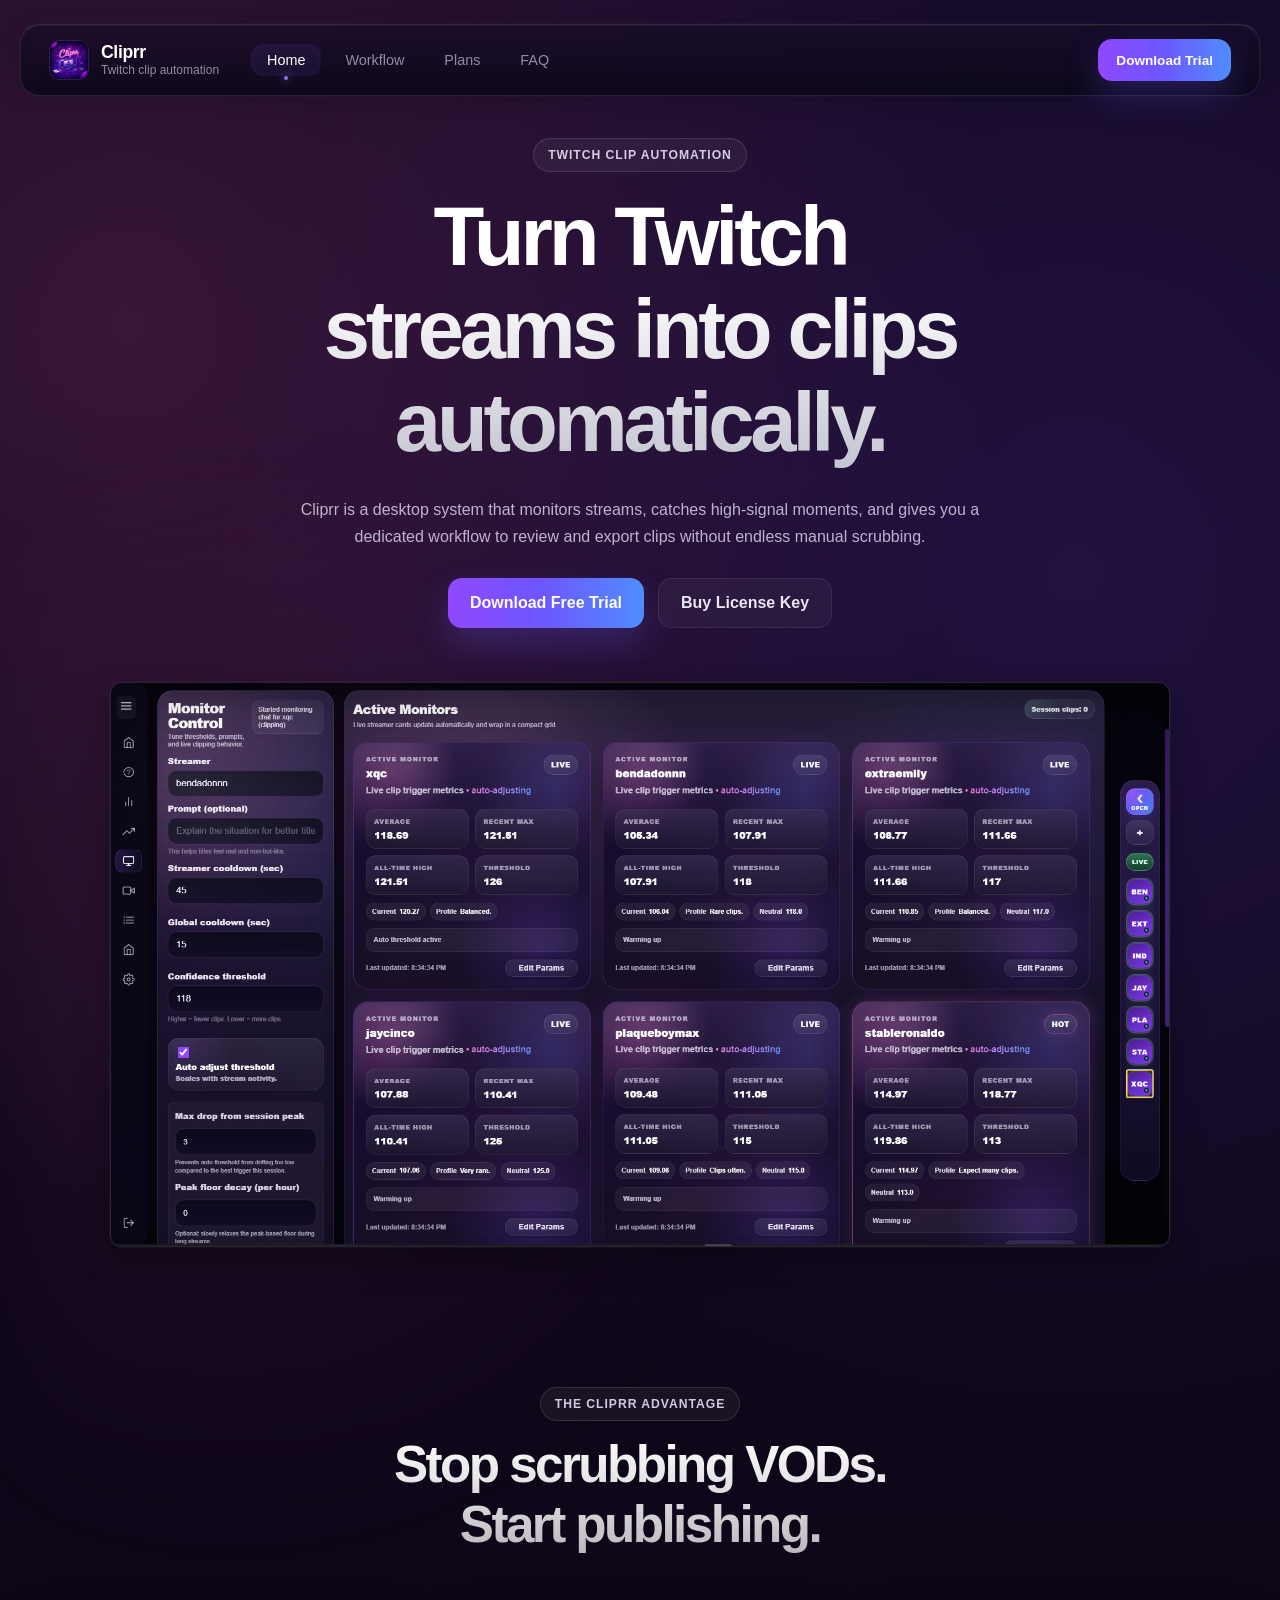
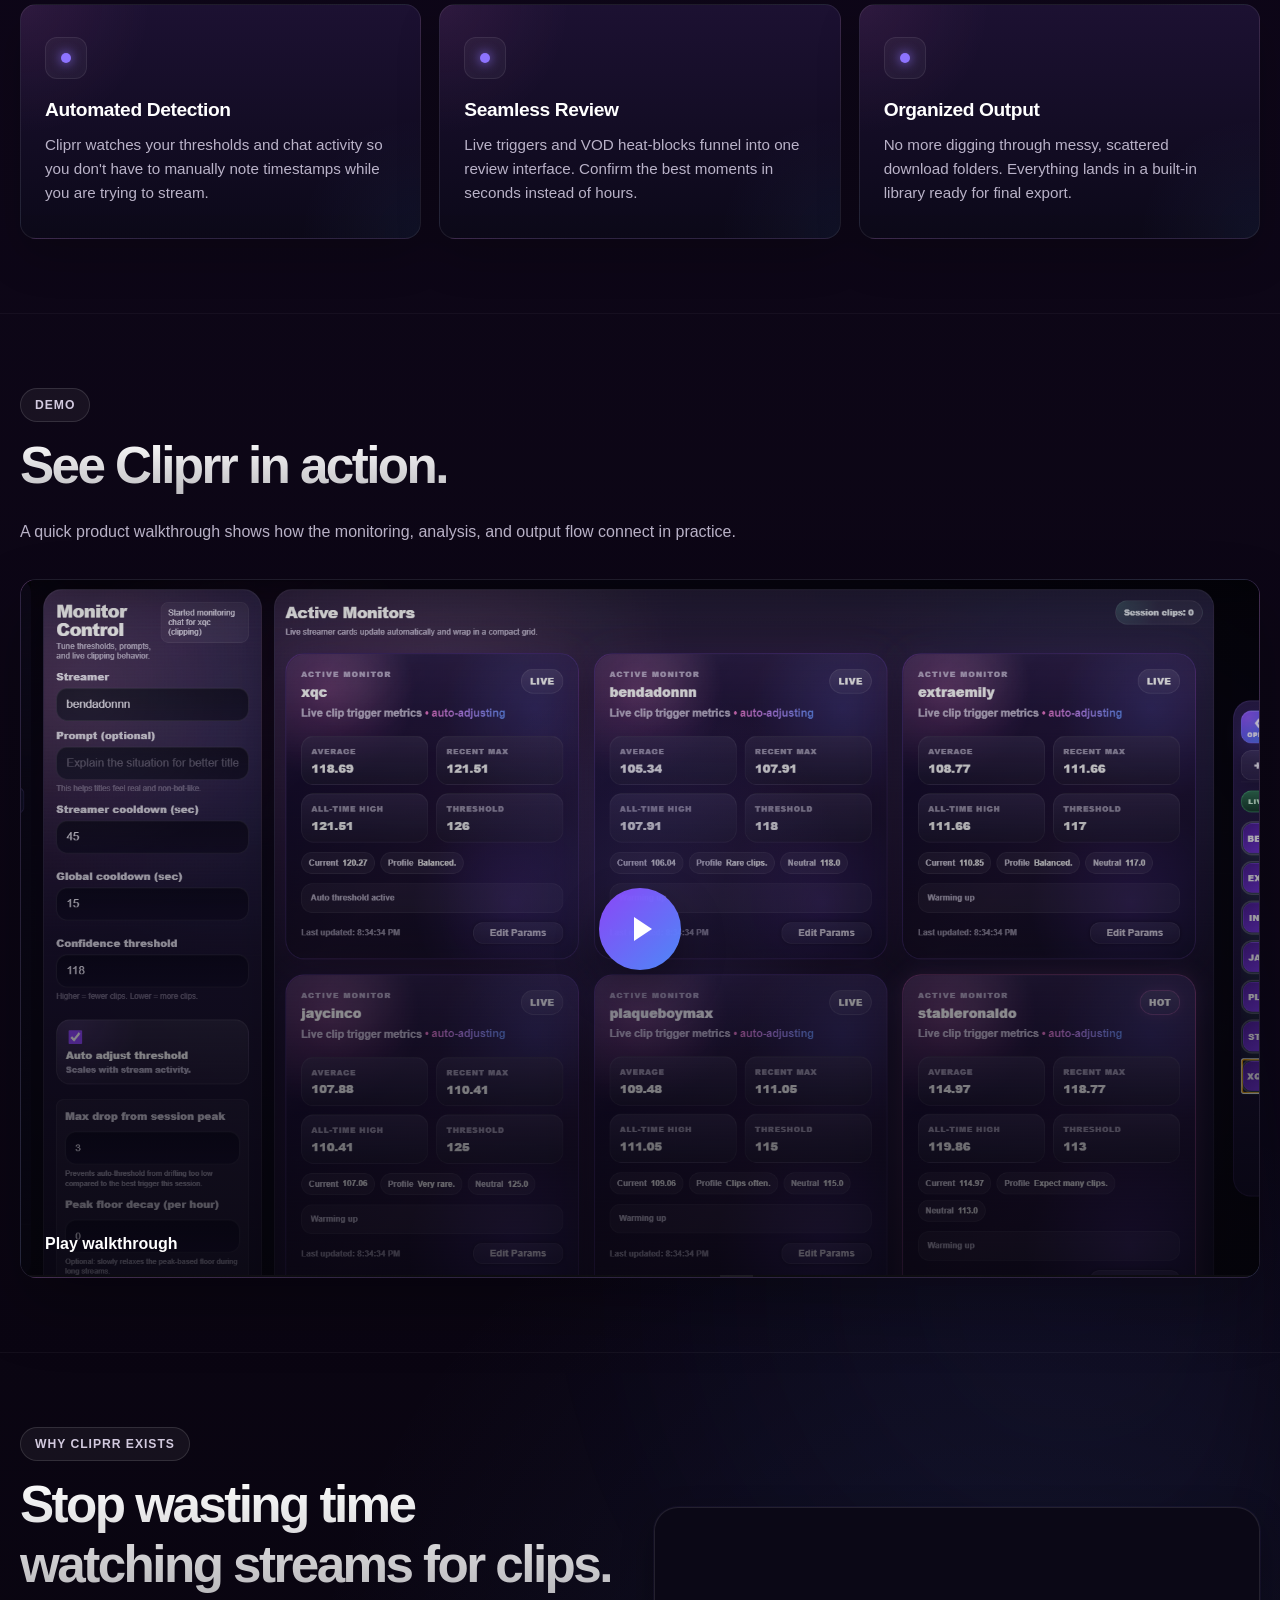
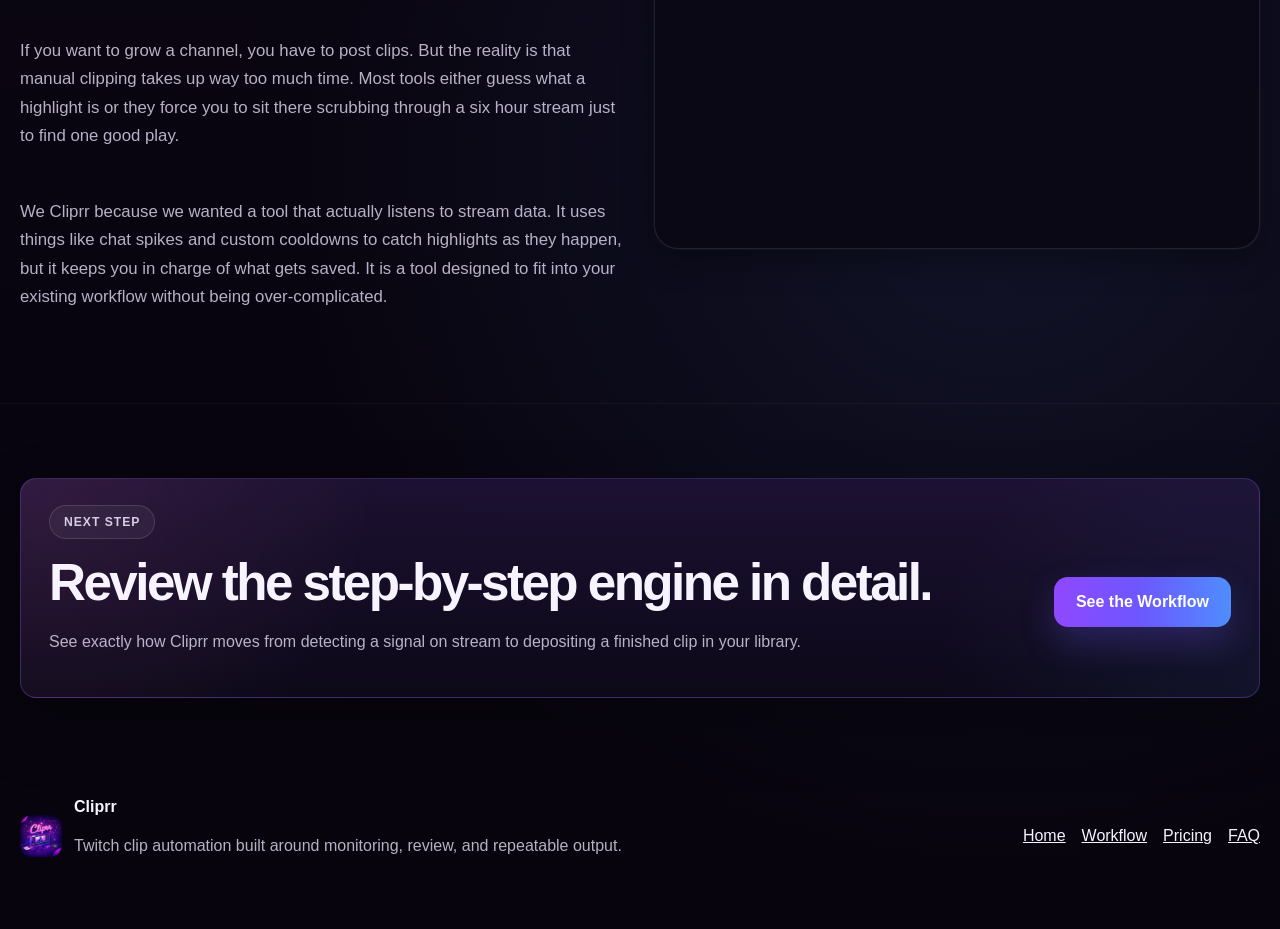
<file: index.html>
<!DOCTYPE html>
<html lang="en">
  <head>
    <meta charset="UTF-8" />
    <meta name="viewport" content="width=device-width, initial-scale=1.0" />
    <meta
      name="description"
      content="Cliprr helps Twitch creators monitor streams, review VODs, package clips faster, and keep output organized from stream to publishable content."
    />
    <title>Cliprr Website | Twitch Clip Automation</title>
    <link rel="stylesheet" href="./assets/styles/site.css" />
  </head>
  <body data-page="home">
    <div class="site-shell">
      <header class="topbar">
  <div class="container topbar-shell">
    <a class="brand-lockup" href="./index.html">
      <img src="./assets/brand/app-icon-96.jpg" alt="Cliprr app icon" width="40" height="40" />
      <div class="brand-copy">
        <strong>Cliprr</strong>
        <span>Twitch clip automation</span>
      </div>
    </a>

    <nav class="nav-row" aria-label="Primary">
      <a class="nav-link" href="./index.html" aria-current="page">Home</a>
      <a class="nav-link" href="./workflow.html">Workflow</a>
      <a class="nav-link" href="./pricing.html">Plans</a>
      <a class="nav-link" href="./faq.html">FAQ</a>
    </nav>

    <div class="topbar-actions">
      <a class="button" href="./download.html">Download Trial</a>
      <button class="mobile-toggle" type="button" data-mobile-toggle aria-expanded="false" aria-label="Open navigation">
        <span></span><span></span><span></span>
      </button>
    </div>
  </div>
  <div class="container mobile-panel" data-mobile-panel hidden>
    <nav class="mobile-nav" aria-label="Mobile">
      <a class="mobile-link" href="./index.html" aria-current="page">Home</a>
      <a class="mobile-link" href="./workflow.html">Workflow</a>
      <a class="mobile-link" href="./pricing.html">Plans</a>
      <a class="mobile-link" href="./faq.html">FAQ</a>
    </nav>
    <a class="button mobile-panel-cta" href="./download.html">Download Trial</a>
  </div>
</header>

      <main>
        <!-- MASSIVE HERO: The only place a full-window screenshot belongs -->
        <section class="page-hero">
          <div class="container hero-center-stack">
            <div class="hero-copy">
              <span class="eyebrow">Twitch clip automation</span>
              <h1 class="hero-title-compact">
                <span>Turn Twitch</span>
                <span>streams</span>
                <span>into clips</span>
                <span>automatically.</span>
              </h1>
              <p>
                Cliprr is a desktop system that monitors streams, catches high-signal moments, and gives you a dedicated workflow to review and export clips without endless manual scrubbing.
              </p>
              <div class="action-row">
                <a class="button" href="./download.html">Download Free Trial</a>
                <a class="button-secondary" href="./pricing.html">Buy License Key</a>
              </div>
            </div>
            
            <div class="screenshot-frame">
              <img
                src="./Screenshots/ShortMonitor.jpg"
                alt="Cliprr full application interface"
                width="1917"
                height="1020"
                decoding="async"
                fetchpriority="high"
              />
            </div>
          </div>
        </section>

        <!-- HIGH-LEVEL VALUE PROPS: No screenshots, just clean feature cards -->
        <section class="section">
          <div class="container">
            <div class="section-lead section-lead-centered">
              <span class="eyebrow">The Cliprr Advantage</span>
              <h2>Stop scrubbing VODs. Start publishing.</h2>
            </div>
            
            <div class="audience-grid">
  <article class="audience-card">
    <div class="card-icon">
      <!-- Simple SVG icon or CSS decoration -->
      <span class="icon-pulse"></span>
    </div>
    <strong>Automated Detection</strong>
    <p>Cliprr watches your thresholds and chat activity so you don't have to manually note timestamps while you are trying to stream.</p>
  </article>
  
  <article class="audience-card">
    <div class="card-icon">
      <span class="icon-pulse"></span>
    </div>
    <strong>Seamless Review</strong>
    <p>Live triggers and VOD heat-blocks funnel into one review interface. Confirm the best moments in seconds instead of hours.</p>
  </article>
  
  <article class="audience-card">
    <div class="card-icon">
      <span class="icon-pulse"></span>
    </div>
    <strong>Organized Output</strong>
    <p>No more digging through messy, scattered download folders. Everything lands in a built-in library ready for final export.</p>
  </article>
</div>
          </div>
        </section>

        <!-- VIDEO SECTION -->
        <section class="section">
          <div class="container video-section">
            <div class="section-lead">
              <span class="eyebrow">Demo</span>
              <h2>See Cliprr in action.</h2>
              <p>A quick product walkthrough shows how the monitoring, analysis, and output flow connect in practice.</p>
            </div>
            <section class="panel video-panel">
              <div class="video-frame">
                <button
                  class="video-launch"
                  type="button"
                  data-video-launch
                  data-video-src="https://www.youtube.com/embed/tLtgKaXuBjU?autoplay=1&amp;rel=0"
                  aria-label="Play the Cliprr product walkthrough video"
                >
                  <img
                    src="./Screenshots/ShortMonitor.jpg"
                    alt=""
                    width="1917"
                    height="1020"
                    loading="lazy"
                    decoding="async"
                  />
                  <span class="video-launch-overlay" aria-hidden="true"></span>
                  <span class="video-launch-play" aria-hidden="true"></span>
                  <span class="video-launch-copy">
                    <strong>Play walkthrough</strong>
                    
                  </span>
                </button>
              </div>
            </section>
          </div>
        </section>

        <!-- ORIGIN STORY / ABOUT -->
<section class="section">
  <div class="container split-grid">
    <div class="page-stack">
      <div class="section-lead">
        <span class="eyebrow">Why Cliprr exists</span>
        <h2>Stop wasting time watching streams for clips.</h2>
      </div>
      <p class="section-copy section-copy-tight">
        If you want to grow a channel, you have to post clips. But the reality is that manual clipping takes up way too much time. Most tools either guess what a highlight is or they force you to sit there scrubbing through a six hour stream just to find one good play.
      </p>
      <p class="section-copy">
        We Cliprr because we wanted a tool that actually listens to stream data. It uses things like chat spikes and custom cooldowns to catch highlights as they happen, but it keeps you in charge of what gets saved. It is a tool designed to fit into your existing workflow without being over-complicated.
      </p>
    </div>
    
    <div class="screenshot-frame origin-visual">
       <img
         src="./assets/brand/precision-engine.jpg"
         alt="Visualization of Cliprr engine logic"
         width="1671"
         height="940"
         loading="lazy"
         decoding="async"
       />
    </div>
  </div>
</section>

        <!-- CTA TO WORKFLOW -->
        <section class="section">
          <div class="container">
            <section class="cta-banner">
              <div>
                <span class="eyebrow">Next step</span>
                <h2>Review the step-by-step engine in detail.</h2>
                <p>See exactly how Cliprr moves from detecting a signal on stream to depositing a finished clip in your library.</p>
              </div>
              <div class="action-row">
                <a class="button" href="./workflow.html">See the Workflow</a>
              </div>
            </section>
          </div>
        </section>
      </main>

      <footer class="footer">
        <div class="container footer-shell">
          <div class="footer-brand">
            <img src="./assets/brand/app-icon-96.jpg" alt="Cliprr icon" width="42" height="42" loading="lazy" decoding="async" />
            <div>
              <strong>Cliprr</strong>
              <p class="footer-note">Twitch clip automation built around monitoring, review, and repeatable output.</p>
            </div>
          </div>
          <div class="footer-links">
            <a href="./index.html">Home</a>
            <a href="./workflow.html">Workflow</a>
            <a href="./pricing.html">Pricing</a>
            <a href="./faq.html">FAQ</a>
          </div>
        </div>
      </footer>
    </div>

    <script src="./assets/scripts/site.js"></script>
  </body>
</html>
</file>
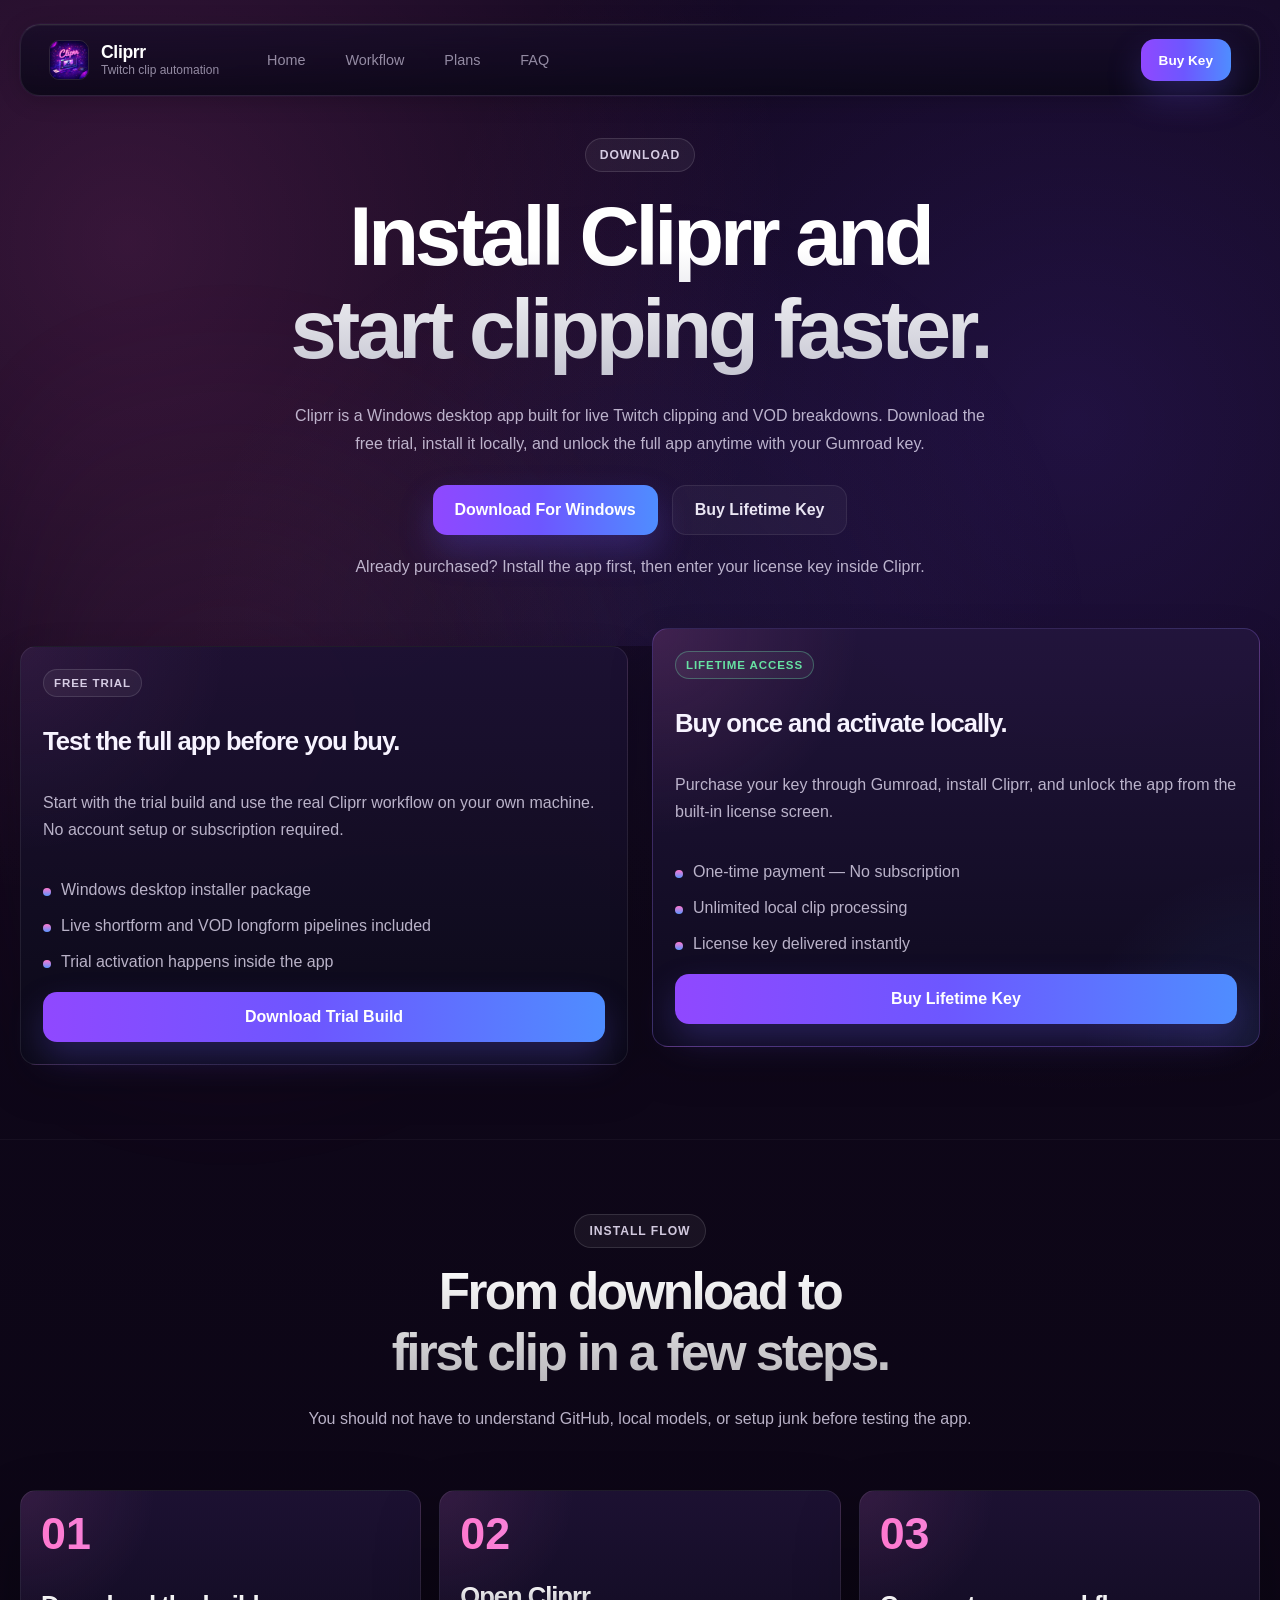
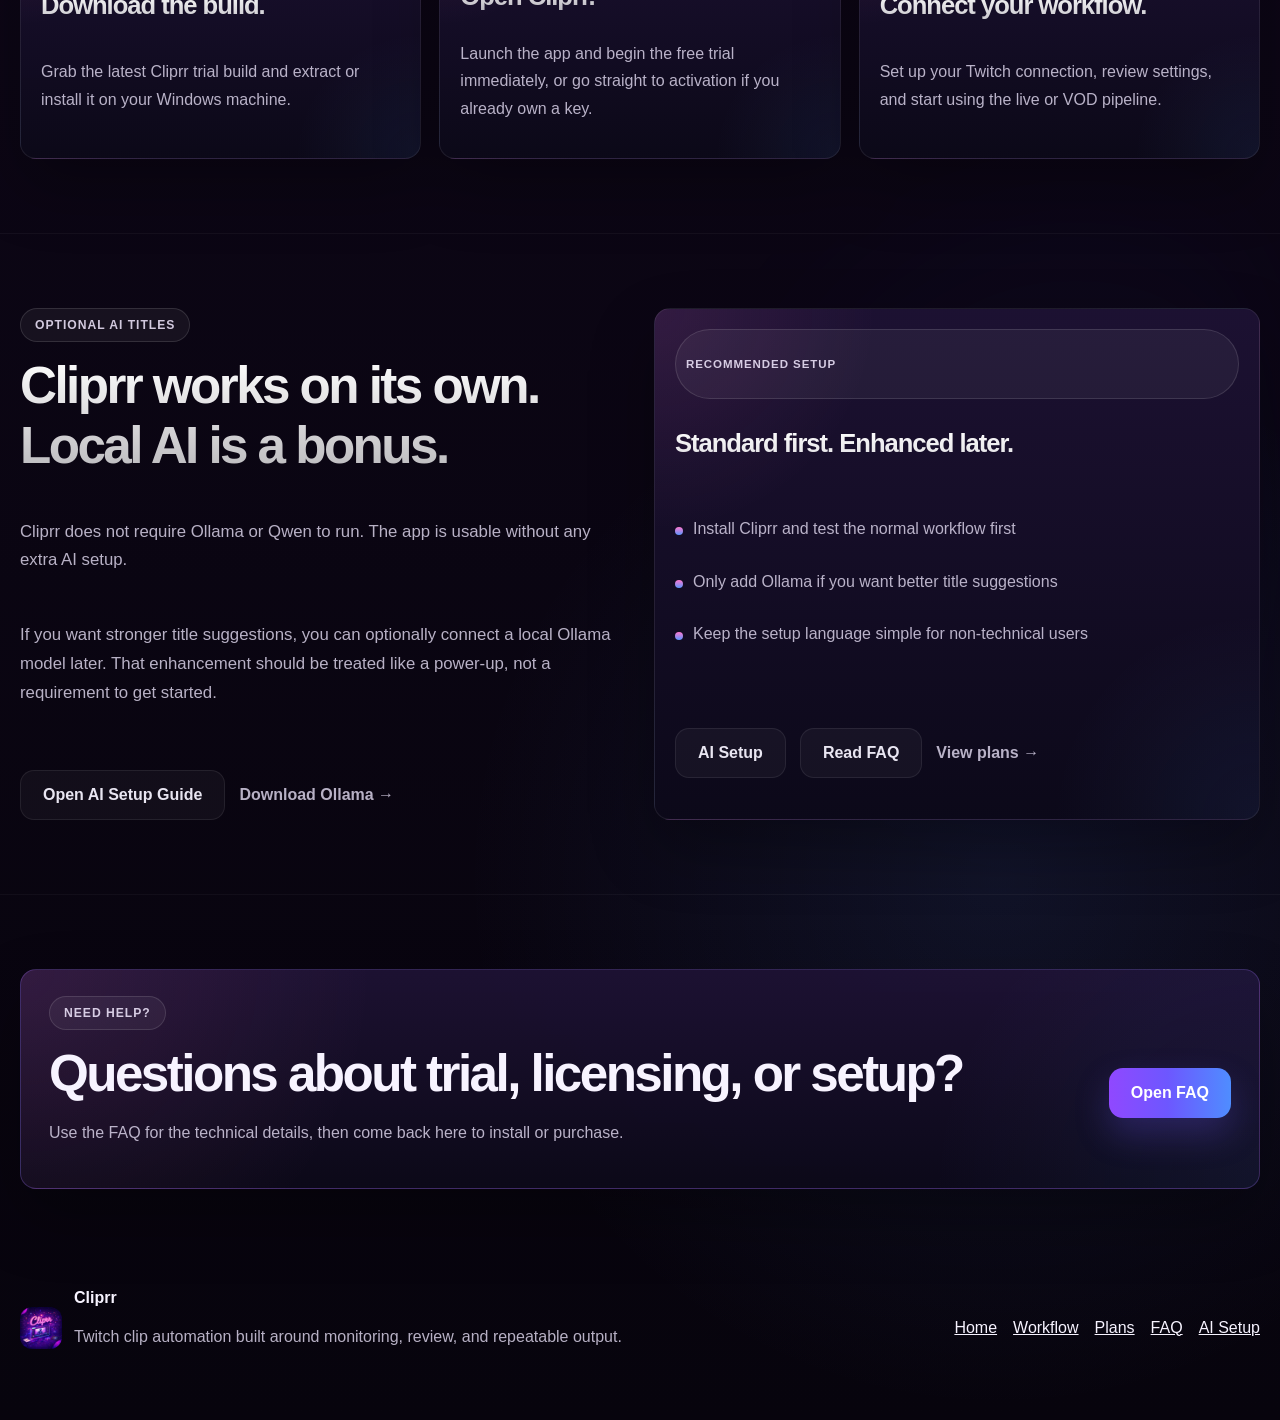
<file: download.html>
<!DOCTYPE html>
<html lang="en">
  <head>
    <meta charset="UTF-8" />
    <meta name="viewport" content="width=device-width, initial-scale=1.0" />
    <meta
      name="description"
      content="Download Cliprr for Windows, start the free trial, activate your lifetime key, and optionally enable enhanced local AI title suggestions."
    />
    <title>Cliprr Website | Download</title>
    <link rel="stylesheet" href="./assets/styles/site.css" />
  </head>
  <body data-page="download">
    <div class="site-shell">
      <header class="topbar">
        <div class="container topbar-shell">
          <a class="brand-lockup" href="./index.html">
            <img src="./assets/brand/app-icon-96.jpg" alt="Cliprr app icon" width="40" height="40" />
            <div class="brand-copy">
              <strong>Cliprr</strong>
              <span>Twitch clip automation</span>
            </div>
          </a>

          <nav class="nav-row" aria-label="Primary">
            <a class="nav-link" href="./index.html">Home</a>
            <a class="nav-link" href="./workflow.html">Workflow</a>
            <a class="nav-link" href="./pricing.html">Plans</a>
            <a class="nav-link" href="./faq.html">FAQ</a>
          </nav>

          <div class="topbar-actions">
            <a class="button" href="https://jogozin.gumroad.com/l/cliprr">Buy Key</a>
            <button class="mobile-toggle" type="button" data-mobile-toggle aria-expanded="false" aria-label="Open navigation">
              <span></span><span></span><span></span>
            </button>
          </div>
        </div>
        <div class="container mobile-panel" data-mobile-panel hidden>
          <nav class="mobile-nav" aria-label="Mobile">
            <a class="mobile-link" href="./index.html">Home</a>
            <a class="mobile-link" href="./workflow.html">Workflow</a>
            <a class="mobile-link" href="./pricing.html">Plans</a>
            <a class="mobile-link" href="./faq.html">FAQ</a>
          </nav>
          <a class="button mobile-panel-cta" href="https://jogozin.gumroad.com/l/cliprr">Buy Lifetime Key</a>
        </div>
      </header>

      <main>
        <section class="page-hero download-hero">
          <div class="container hero-center-stack">
            <div class="hero-copy">
              <span class="eyebrow">Download</span>
              <h1>Install Cliprr and start clipping faster.</h1>
              <p>
                Cliprr is a Windows desktop app built for live Twitch clipping and VOD breakdowns. Download the free trial,
                install it locally, and unlock the full app anytime with your Gumroad key.
              </p>
              <div class="action-row">
                <a class="button" href="https://github.com/jogozinn/cliprr-releases/releases/latest/download/Cliprr.1.0.0.exe">Download For Windows</a>
                <a class="button-secondary" href="https://jogozin.gumroad.com/l/cliprr">Buy Lifetime Key</a>
              </div>
              <p class="download-hero-note">
                Already purchased? Install the app first, then enter your license key inside Cliprr.
              </p>
            </div>
          </div>
        </section>

  <section class="section section-no-top">
  <div class="container download-grid">
    
    <!-- FREE TRIAL CARD -->
    <article class="plan-card download-card">
      <div class="plan-card-head">
        <span class="micro-label">Free Trial</span>
      </div>
      <h3>Test the full app before you buy.</h3>
      <p class="panel-copy">
        Start with the trial build and use the real Cliprr workflow on your own machine. No account setup or subscription required.
      </p>
      <ul class="plan-list">
        <li>Windows desktop installer package</li>
        <li>Live shortform and VOD longform pipelines included</li>
        <li>Trial activation happens inside the app</li>
      </ul>
      <div class="plan-actions">
        <a class="button" 
   href="https://github.com/jogozinn/cliprr-releases/releases/latest/download/Cliprr.1.0.0.exe" 
   download>
   Download Trial Build
</a>
      </div>
    </article>

    <!-- LIFETIME ACCESS CARD -->
    <!-- Add 'plan-card-flat' here if you want it level with the Trial card -->
    <article class="plan-card featured download-card ">
      <div class="plan-card-head">
        <span class="micro-label micro-label-success">Lifetime Access</span>
      </div>
      <h3>Buy once and activate locally.</h3>
      <p class="panel-copy">
        Purchase your key through Gumroad, install Cliprr, and unlock the app from the built-in license screen.
      </p>
      <ul class="plan-list">
        <li>One-time payment — No subscription</li>
        <li>Unlimited local clip processing</li>
        <li>License key delivered instantly</li>
      </ul>
      <div class="plan-actions">
        <a class="button" href="https://jogozin.gumroad.com/l/cliprr">
  Buy Lifetime Key
</a>
      </div>
    </article>
    
  </div>
</section>

        <section class="section">
          <div class="container">
            <div class="section-lead section-lead-centered">
              <span class="eyebrow">Install Flow</span>
              <h2>From download to first clip in a few steps.</h2>
              <p>You should not have to understand GitHub, local models, or setup junk before testing the app.</p>
            </div>

            <div class="download-steps-grid">
              <article class="step-card panel">
                <span class="gradient-line workflow-step">01</span>
                <h3>Download the build.</h3>
                <p class="panel-copy">Grab the latest Cliprr trial build and extract or install it on your Windows machine.</p>
              </article>

              <article class="step-card panel">
                <span class="gradient-line workflow-step">02</span>
                <h3>Open Cliprr.</h3>
                <p class="panel-copy">Launch the app and begin the free trial immediately, or go straight to activation if you already own a key.</p>
              </article>

              <article class="step-card panel">
                <span class="gradient-line workflow-step">03</span>
                <h3>Connect your workflow.</h3>
                <p class="panel-copy">Set up your Twitch connection, review settings, and start using the live or VOD pipeline.</p>
              </article>
            </div>
          </div>
        </section>

        <section class="section">
          <div class="container split-grid">
            <div class="page-stack">
              <div class="section-lead">
                <span class="eyebrow">Optional AI Titles</span>
                <h2>Cliprr works on its own. Local AI is a bonus.</h2>
              </div>
              <p class="section-copy section-copy-tight">
                Cliprr does not require Ollama or Qwen to run. The app is usable without any extra AI setup.
              </p>
              <p class="section-copy">
                If you want stronger title suggestions, you can optionally connect a local Ollama model later. That enhancement should be treated like a power-up, not a requirement to get started.
              </p>
              <div class="action-row">
                <a class="button-secondary" href="./setup-ai.html">Open AI Setup Guide</a>
                <a class="text-link" href="https://ollama.com/download/windows" target="_blank" rel="noopener">Download Ollama &rarr;</a>
              </div>
            </div>

            <div class="panel download-ai-panel">
              <span class="micro-label">Recommended setup</span>
              <h3>Standard first. Enhanced later.</h3>
              <div class="faq-list download-checklist">
                <div class="download-check-item">Install Cliprr and test the normal workflow first</div>
                <div class="download-check-item">Only add Ollama if you want better title suggestions</div>
                <div class="download-check-item">Keep the setup language simple for non-technical users</div>
              </div>
              <div class="action-row download-inline-actions">
                <a class="button-secondary" href="./setup-ai.html">AI Setup</a>
                <a class="button-secondary" href="./faq.html">Read FAQ</a>
                <a class="text-link" href="./pricing.html">View plans &rarr;</a>
              </div>
            </div>
          </div>
        </section>

        <section class="section">
          <div class="container">
            <section class="cta-banner">
              <div>
                <span class="eyebrow">Need help?</span>
                <h2>Questions about trial, licensing, or setup?</h2>
                <p>Use the FAQ for the technical details, then come back here to install or purchase.</p>
              </div>
              <div class="action-row">
                <a class="button" href="./faq.html">Open FAQ</a>
              </div>
            </section>
          </div>
        </section>
      </main>

      <footer class="footer">
        <div class="container footer-shell">
          <div class="footer-brand">
            <img src="./assets/brand/app-icon-96.jpg" alt="Cliprr icon" width="42" height="42" loading="lazy" decoding="async" />
            <div>
              <strong>Cliprr</strong>
              <p class="footer-note">Twitch clip automation built around monitoring, review, and repeatable output.</p>
            </div>
          </div>
          <div class="footer-links">
            <a href="./index.html">Home</a>
            <a href="./workflow.html">Workflow</a>
            <a href="./pricing.html">Plans</a>
            <a href="./faq.html">FAQ</a>
            <a href="./setup-ai.html">AI Setup</a>
          </div>
        </div>
      </footer>
    </div>

    <script src="./assets/scripts/site.js"></script>
  </body>
</html>
</file>
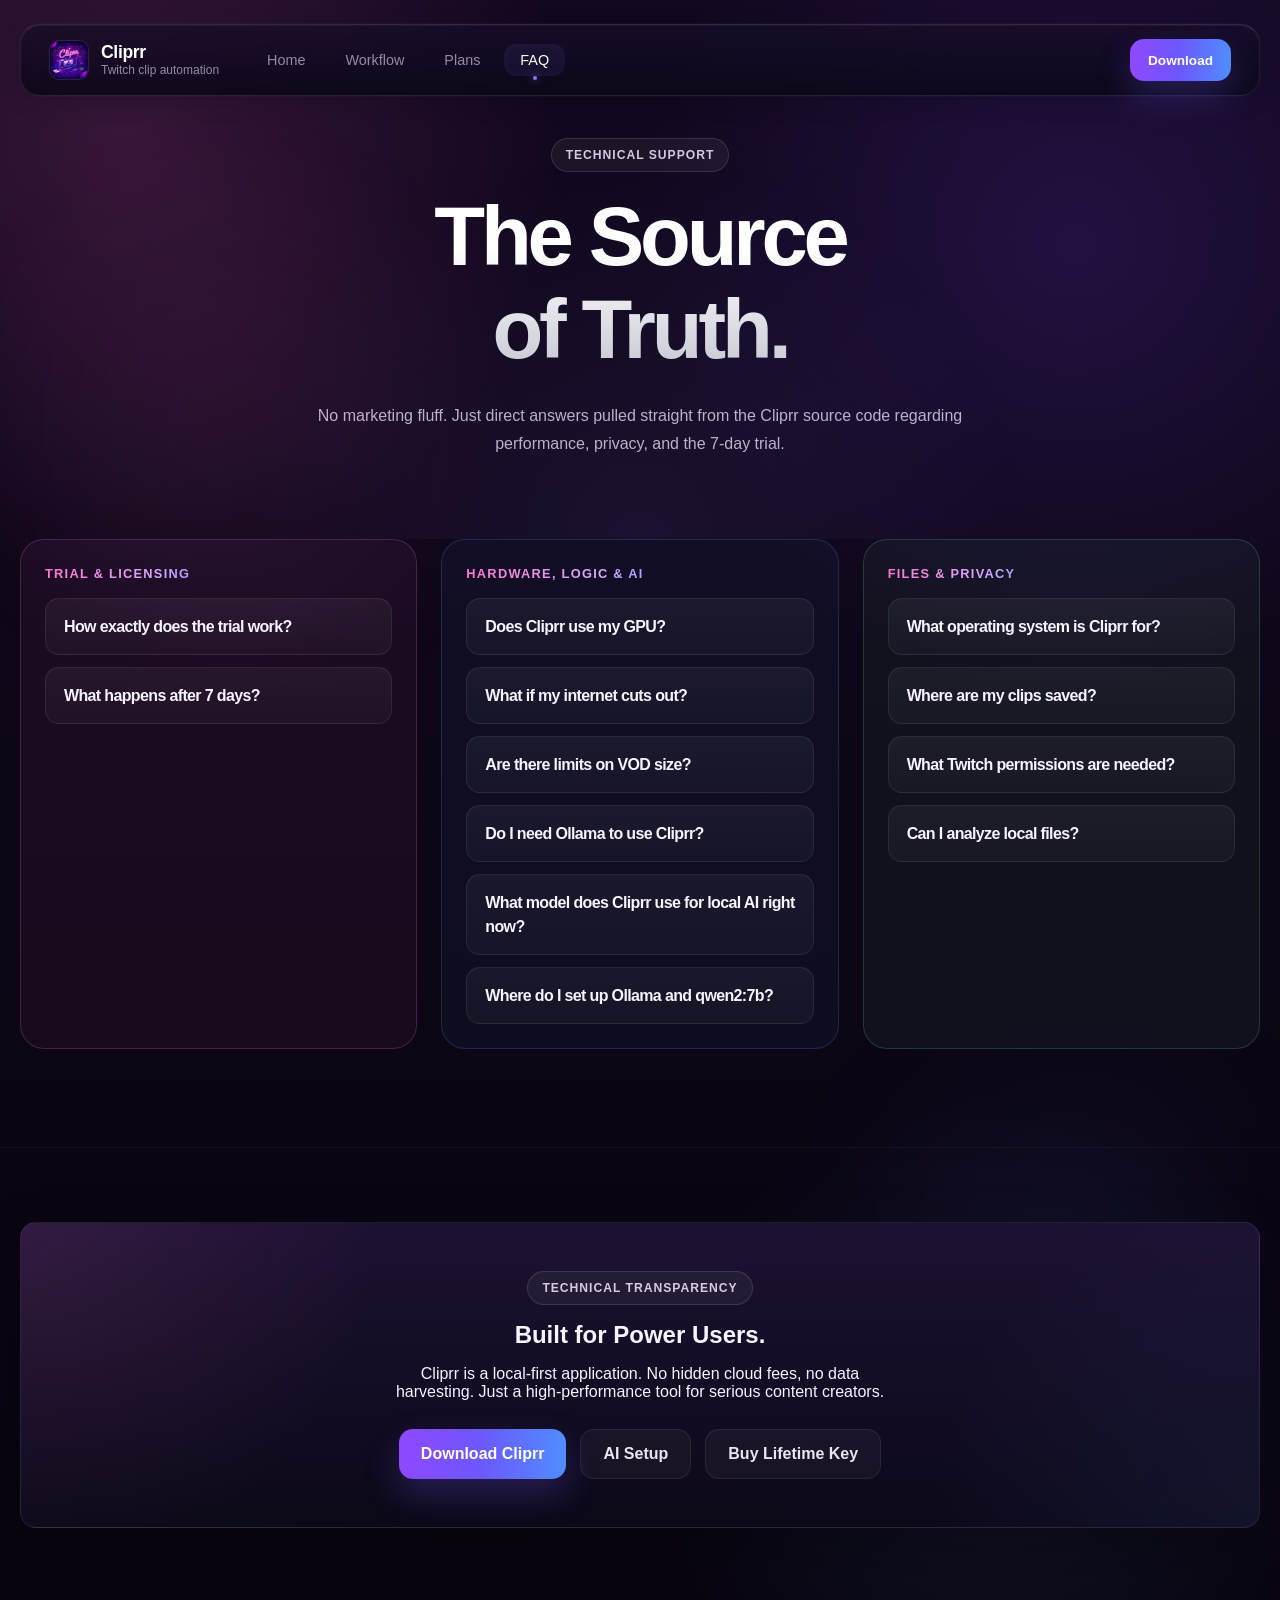
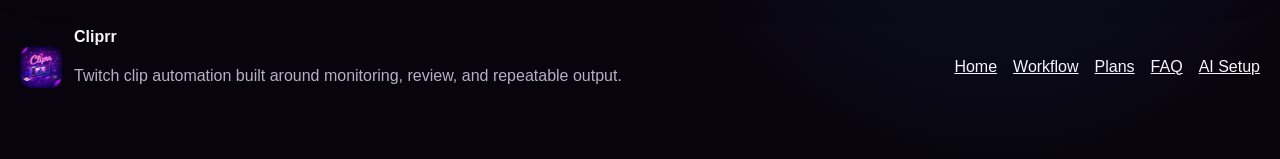
<file: faq.html>
<!DOCTYPE html>
<html lang="en">
  <head>
    <meta charset="UTF-8" />
    <meta name="viewport" content="width=device-width, initial-scale=1.0" />
    <meta name="description" content="Frequently asked questions about Cliprr. Learn about system requirements, trial mechanics, and security." />
    <title>Cliprr Website | FAQ</title>
    <link rel="stylesheet" href="./assets/styles/site.css" />
  </head>
  <body data-page="faq">
    <div class="site-shell">
      <header class="topbar">
  <div class="container topbar-shell">
    <a class="brand-lockup" href="./index.html">
      <img src="./assets/brand/app-icon-96.jpg" alt="Cliprr app icon" width="40" height="40" />
      <div class="brand-copy">
        <strong>Cliprr</strong>
        <span>Twitch clip automation</span>
      </div>
    </a>

    

    <nav class="nav-row" aria-label="Primary">
      <a class="nav-link" href="./index.html">Home</a>
      <a class="nav-link" href="./workflow.html">Workflow</a>
      <a class="nav-link" href="./pricing.html">Plans</a>
      <a class="nav-link" href="./faq.html" aria-current="page">FAQ</a>
    </nav>

    <div class="topbar-actions">
      <a class="button" href="./download.html">Download</a>
      <button class="mobile-toggle" type="button" data-mobile-toggle aria-expanded="false" aria-label="Open navigation">
        <span></span><span></span><span></span>
      </button>
    </div>
  </div>
  <div class="container mobile-panel" data-mobile-panel hidden>
    <nav class="mobile-nav" aria-label="Mobile">
      <a class="mobile-link" href="./index.html">Home</a>
      <a class="mobile-link" href="./workflow.html">Workflow</a>
      <a class="mobile-link" href="./pricing.html">Plans</a>
      <a class="mobile-link" href="./faq.html" aria-current="page">FAQ</a>
    </nav>
    <a class="button mobile-panel-cta" href="./download.html">Download</a>
  </div>
</header>

      <main>
        <section class="page-hero faq-hero">
          <div class="container hero-center-stack">
            <div class="hero-copy">
              <span class="eyebrow">Technical Support</span>
              <h1>The Source of Truth.</h1>
              <p>
                No marketing fluff. Just direct answers pulled straight from the Cliprr source code regarding performance, privacy, and the 7-day trial.
              </p>
            </div>
          </div>
        </section>

        <section class="section section-no-top">
          <div class="container">
            <div class="faq-columns">
              
              <div class="page-stack">
                <div class="faq-column faq-column-pink">
                  <span class="gradient-line faq-column-kicker">Trial & Licensing</span>
                  <div class="faq-list faq-column-list">
                     <details class="faq-item">
                        <summary>How exactly does the trial work?</summary>
                        <p>The trial starts the moment you first launch the app. It is valid for 7 calendar days or 45 application launches. Once purchased, the trial popup will disappear forever.</p>
                     </details>
                     
                     <details class="faq-item">
                        <summary>What happens after 7 days?</summary>
                        <p>Once the trial period or launch count is exhausted, the app will require a Lifetime License key to unlock the engine.</p>
                     </details>
                  </div>
                </div>
              </div>

              <div class="page-stack">
                <div class="faq-column faq-column-blue">
                   <span class="gradient-line faq-column-kicker">Hardware, Logic & AI</span>
                   <div class="faq-list faq-column-list">
                      <details class="faq-item">
                        <summary>Does Cliprr use my GPU?</summary>
                        <p>Cliprr uses the CPU (libx264) for video encoding to ensure maximum compatibility. However, if you have an NVIDIA GPU with CUDA, Cliprr will automatically use it to accelerate AI transcription via faster-whisper.</p>
                      </details>
                      <details class="faq-item">
                        <summary>What if my internet cuts out?</summary>
                        <p>Cliprr is resilient. If the stream connection fails, a watchdog waits for ~3 minutes before stopping the monitor. Clip downloads also feature a 4-tier retry system with automatic backoff.</p>
                      </details>
                      <details class="faq-item">
                        <summary>Are there limits on VOD size?</summary>
                        <p>No. There are no hard-coded limits on VOD length or file size. The analyzer is only bounded by your local disk space and processing power.</p>
                      </details>
                      <details class="faq-item">
                        <summary>Do I need Ollama to use Cliprr?</summary>
                        <p>No. Cliprr works without local AI setup. Ollama is optional and only used if you want stronger local title suggestions.</p>
                      </details>
                      <details class="faq-item">
                        <summary>What model does Cliprr use for local AI right now?</summary>
                        <p>The current recommended local setup is Ollama with qwen2:7b. You can follow the full instructions on the AI setup page.</p>
                      </details>
                      <details class="faq-item">
                        <summary>Where do I set up Ollama and qwen2:7b?</summary>
                        <p>Use the dedicated <a href="./setup-ai.html">AI Setup</a> page. It walks through installing Ollama, running qwen2:7b, and returning to Cliprr.</p>
                      </details>
                   </div>
                </div>
              </div>

              <div class="page-stack">
                <div class="faq-column faq-column-green">
                   <span class="gradient-line faq-column-kicker">Files & Privacy</span>
                   <div class="faq-list faq-column-list">

                      <details class="faq-item">
                        <summary>What operating system is Cliprr for?</summary>
                        <p>Version 1.0, is strictly for Windows operating systems. While Mac will be supported in the next update.</p>
                      </details>
                      <details class="faq-item">
                        <summary>Where are my clips saved?</summary>
                        <p>By default, live clips land in %APPDATA%\Cliprr\library_clips. Longform VOD exports are stored in per-session folders under %APPDATA%\Cliprr\processed.</p>
                      </details>
                      <details class="faq-item">
                        <summary>What Twitch permissions are needed?</summary>
                        <p>Cliprr requests 'clips:edit' and 'chat:read' to monitor spikes and generate clips. We use standard Twitch OAuth, meaning your password is never seen by the app.</p>
                      </details>
                      <details class="faq-item">
                        <summary>Can I analyze local files?</summary>
                        <p>Yes. Engine B supports both Twitch VOD URLs and existing local .mp4 files for hot-block analysis.</p>
                      </details>
                   </div>
                </div>
              </div>

            </div>
          </div>
        </section>

        <!-- FOOTER CTA and cta -->
        <section class="section">
          <div class="container">
            <div class="panel faq-cta-panel">
               <span class="eyebrow">Technical Transparency</span>
               <h2 class="faq-cta-title">Built for Power Users.</h2>
               <p class="faq-cta-copy">Cliprr is a local-first application. No hidden cloud fees, no data harvesting. Just a high-performance tool for serious content creators.</p>
               <div class="action-row faq-cta-actions">
                 <a class="button" href="./download.html">Download Cliprr</a>
                 <a class="button-secondary" href="./setup-ai.html">AI Setup</a>
                 <a class="button-secondary" href="./pricing.html">Buy Lifetime Key</a>
               </div>
            </div>
          </div>
        </section>
      </main>

      <footer class="footer">
        <div class="container footer-shell">
          <div class="footer-brand">
            <img src="./assets/brand/app-icon-96.jpg" alt="Cliprr icon" width="42" height="42" loading="lazy" decoding="async" />
            <div>
              <strong>Cliprr</strong>
              <p class="footer-note">Twitch clip automation built around monitoring, review, and repeatable output.</p>
            </div>
          </div>
          <div class="footer-links">
            <a href="./index.html">Home</a>
            <a href="./workflow.html">Workflow</a>
            <a href="./pricing.html">Plans</a>
            <a href="./faq.html">FAQ</a>
            <a href="./setup-ai.html">AI Setup</a>
          </div>
        </div>
      </footer>
    </div>
    <script src="./assets/scripts/site.js"></script>
  </body>
</html>
</file>
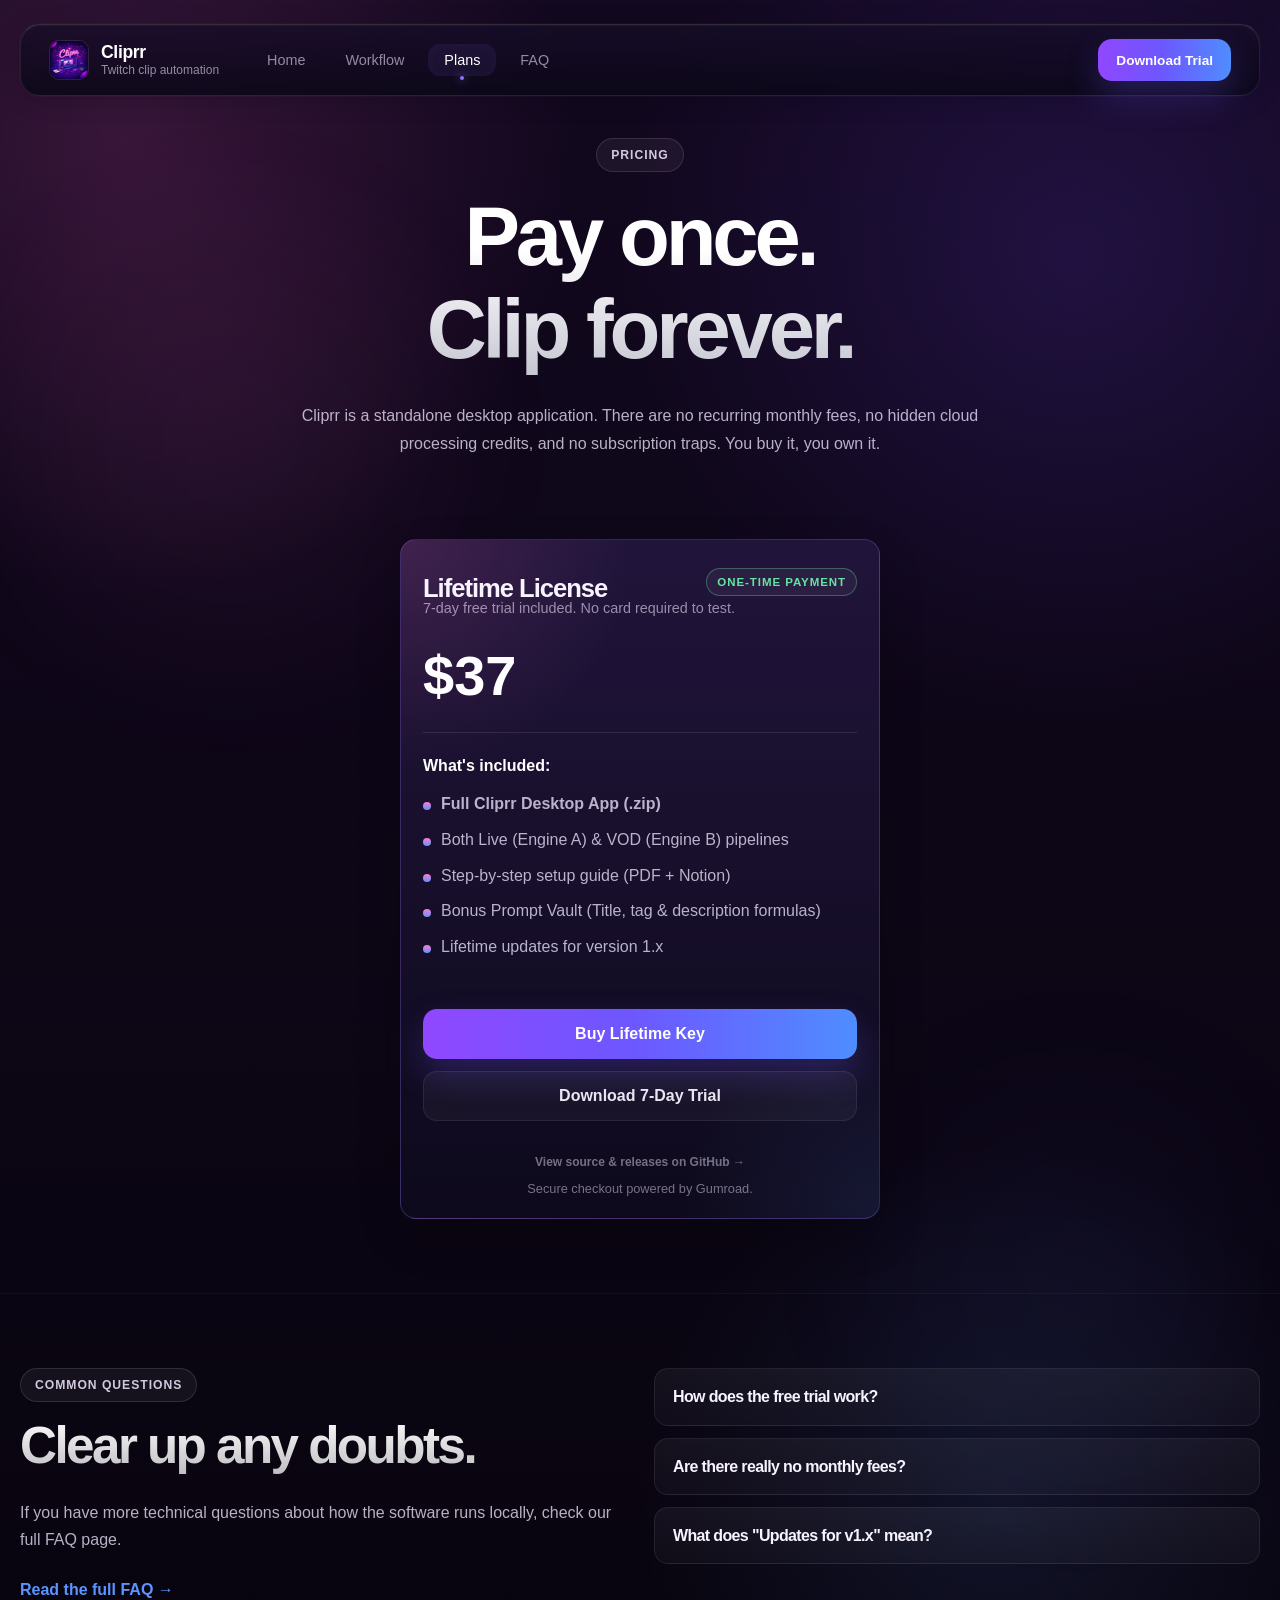
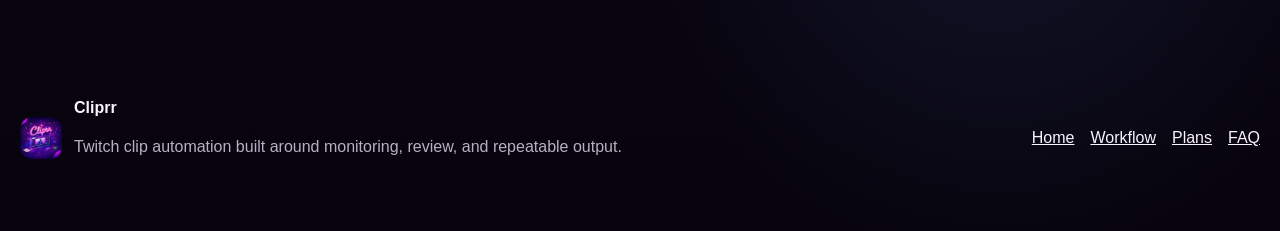
<file: pricing.html>
<!DOCTYPE html>
<html lang="en">
  <head>
    <meta charset="UTF-8" />
    <meta name="viewport" content="width=device-width, initial-scale=1.0" />
    <meta name="description" content="Cliprr pricing plans. Get the lifetime license or start your free 7-day trial." />
    <title>Cliprr Website | Plans</title>
    <link rel="stylesheet" href="./assets/styles/site.css" />
  </head>
  <body data-page="pricing">
    <div class="site-shell">
      <header class="topbar">
  <div class="container topbar-shell">
    <a class="brand-lockup" href="./index.html">
      <img src="./assets/brand/app-icon-96.jpg" alt="Cliprr app icon" width="40" height="40" />
      <div class="brand-copy">
        <strong>Cliprr</strong>
        <span>Twitch clip automation</span>
      </div>
    </a>

    <nav class="nav-row" aria-label="Primary">
      <a class="nav-link" href="./index.html">Home</a>
      <a class="nav-link" href="./workflow.html">Workflow</a>
      <a class="nav-link" href="./pricing.html" aria-current="page">Plans</a>
      <a class="nav-link" href="./faq.html">FAQ</a>
    </nav>

    <div class="topbar-actions">
      <a class="button" href="./download.html">Download Trial</a>
      <button class="mobile-toggle" type="button" data-mobile-toggle aria-expanded="false" aria-label="Open navigation">
        <span></span><span></span><span></span>
      </button>
    </div>
  </div>
  <div class="container mobile-panel" data-mobile-panel hidden>
    <nav class="mobile-nav" aria-label="Mobile">
      <a class="mobile-link" href="./index.html">Home</a>
      <a class="mobile-link" href="./workflow.html">Workflow</a>
      <a class="mobile-link" href="./pricing.html" aria-current="page">Plans</a>
      <a class="mobile-link" href="./faq.html">FAQ</a>
    </nav>
    <a class="button mobile-panel-cta" href="./download.html">Download Trial</a>
  </div>
</header>

      <main>
        <!-- HERO -->
        <section class="page-hero">
          <div class="container hero-center-stack">
            <div class="hero-copy">
              <span class="eyebrow">Pricing</span>
              <h1>Pay once. Clip forever.</h1>
              <p>
                Cliprr is a standalone desktop application. There are no recurring monthly fees, no hidden cloud processing credits, and no subscription traps. You buy it, you own it.
              </p>
            </div>
          </div>
        </section>

        <!-- PRICING GRID (SINGLE FOCUSED TIER) -->
        <section class="section section-no-top">
          <div class="container">
            <div class="plans-grid plans-grid-single">
              
              <article class="plan-card featured plan-card-flat">
                <div>
                  <div class="plan-card-head">
                    <h3>Lifetime License</h3>
                    <span class="micro-label micro-label-success">One-Time Payment</span>
                  </div>
                  <span class="plan-kicker">7-day free trial included. No card required to test.</span>
                  
                  <div class="plan-price">
                    <span class="plan-price-value">$37</span>
                  </div>
                  
                  <div class="plan-intro">
                    <strong class="plan-intro-title">What's included:</strong>
                  </div>
                  
                  <ul class="plan-list">
                    <li><strong>Full Cliprr Desktop App (.zip)</strong></li>
                    <li>Both Live (Engine A) & VOD (Engine B) pipelines</li>
                    <li>Step-by-step setup guide (PDF + Notion)</li>
                    <li>Bonus Prompt Vault (Title, tag & description formulas)</li>
                    <li>Lifetime updates for version 1.x</li>
                  </ul>
                </div>
                
                <div class="plan-actions">
                  <a class="button plan-button" href="https://jogozin.gumroad.com/l/cliprr">Buy Lifetime Key</a>
                  
                  <a class="button-secondary plan-button" href="./download.html">Download 7-Day Trial</a>
                </div>
                
                <div class="plan-meta">
                  <a href="https://github.com/jogozinn/cliprr-releases" class="text-link plan-meta-link" target="_blank" rel="noopener">
                    View source & releases on GitHub &rarr;
                  </a>
                  
                  <span class="plan-meta-note">Secure checkout powered by Gumroad.</span>
                </div>
              </article>

            </div>
          </div>
        </section>

        <!-- MINI FAQ -->
        <section class="section">
          <div class="container split-grid">
             <div class="section-lead">
               <span class="eyebrow">Common Questions</span>
               <h2>Clear up any doubts.</h2>
               <p>If you have more technical questions about how the software runs locally, check our full FAQ page.</p>
               <a class="text-link" href="./faq.html" style="margin-top: 12px; color: var(--blue);">Read the full FAQ &rarr;</a>
             </div>
             
             <div class="faq-list">
                <details class="faq-item">
                  <summary>How does the free trial work?</summary>
                  <p>Download the app and start using it immediately. The built-in license manager gives you full access to all features for 7 days or 45 app launches, whichever comes first. After that, you'll need to purchase a lifetime key to unlock it.</p>
                </details>
                <details class="faq-item">
                  <summary>Are there really no monthly fees?</summary>
                  <p>Correct. Cliprr runs locally on your machine. Because we aren't paying massive server costs to process your video, we don't need to charge you a subscription.</p>
                </details>
                <details class="faq-item">
                  <summary>What does "Updates for v1.x" mean?</summary>
                  <p>You will receive all bug fixes, performance improvements, and new features added to the version 1 lifecycle of the software for free.</p>
                </details>
             </div>
          </div>
        </section>
      </main>

      <footer class="footer">
        <div class="container footer-shell">
          <div class="footer-brand">
            <img src="./assets/brand/app-icon-96.jpg" alt="Cliprr icon" width="42" height="42" loading="lazy" decoding="async" />
            <div>
              <strong>Cliprr</strong>
              <p class="footer-note">Twitch clip automation built around monitoring, review, and repeatable output.</p>
            </div>
          </div>
          <div class="footer-links">
            <a href="./index.html">Home</a>
            <a href="./workflow.html">Workflow</a>
            <a href="./pricing.html">Plans</a>
            <a href="./faq.html">FAQ</a>
          </div>
        </div>
      </footer>
    </div>
    <script src="./assets/scripts/site.js"></script>
  </body>
</html>
</file>
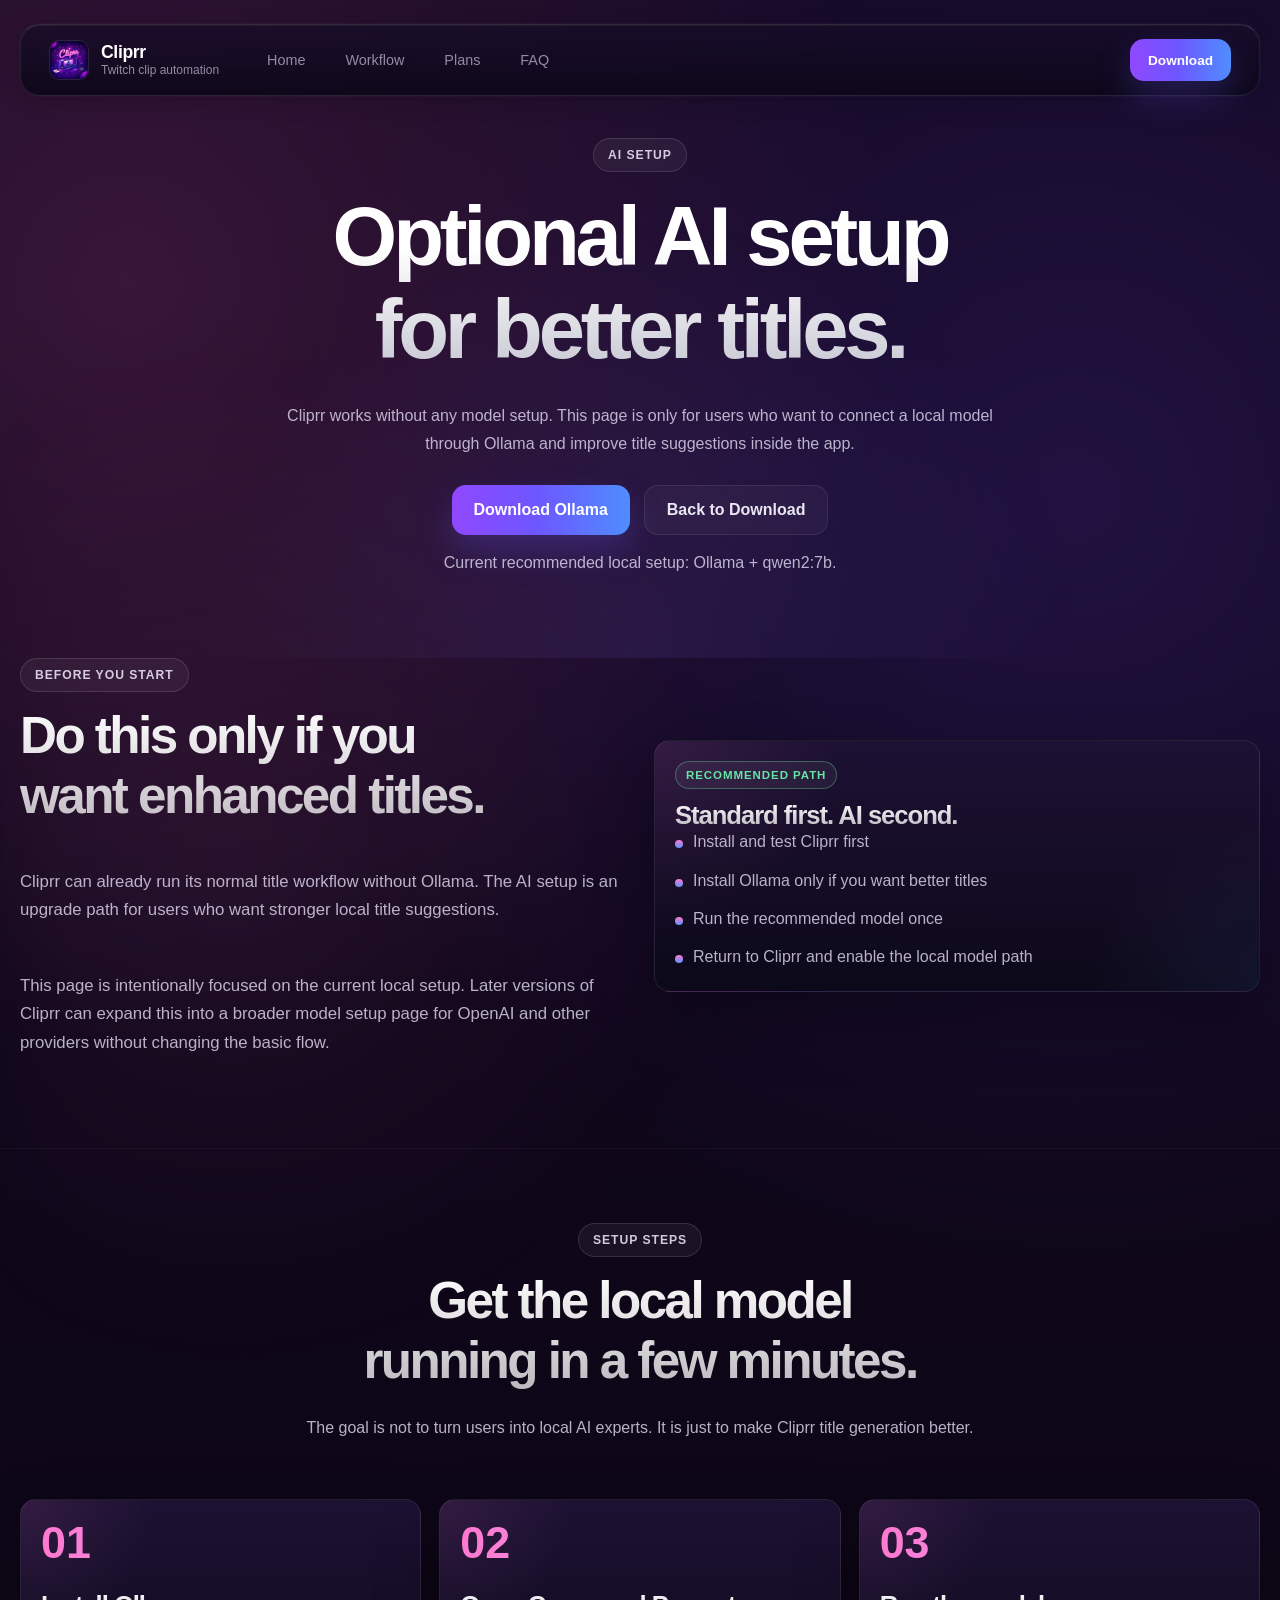
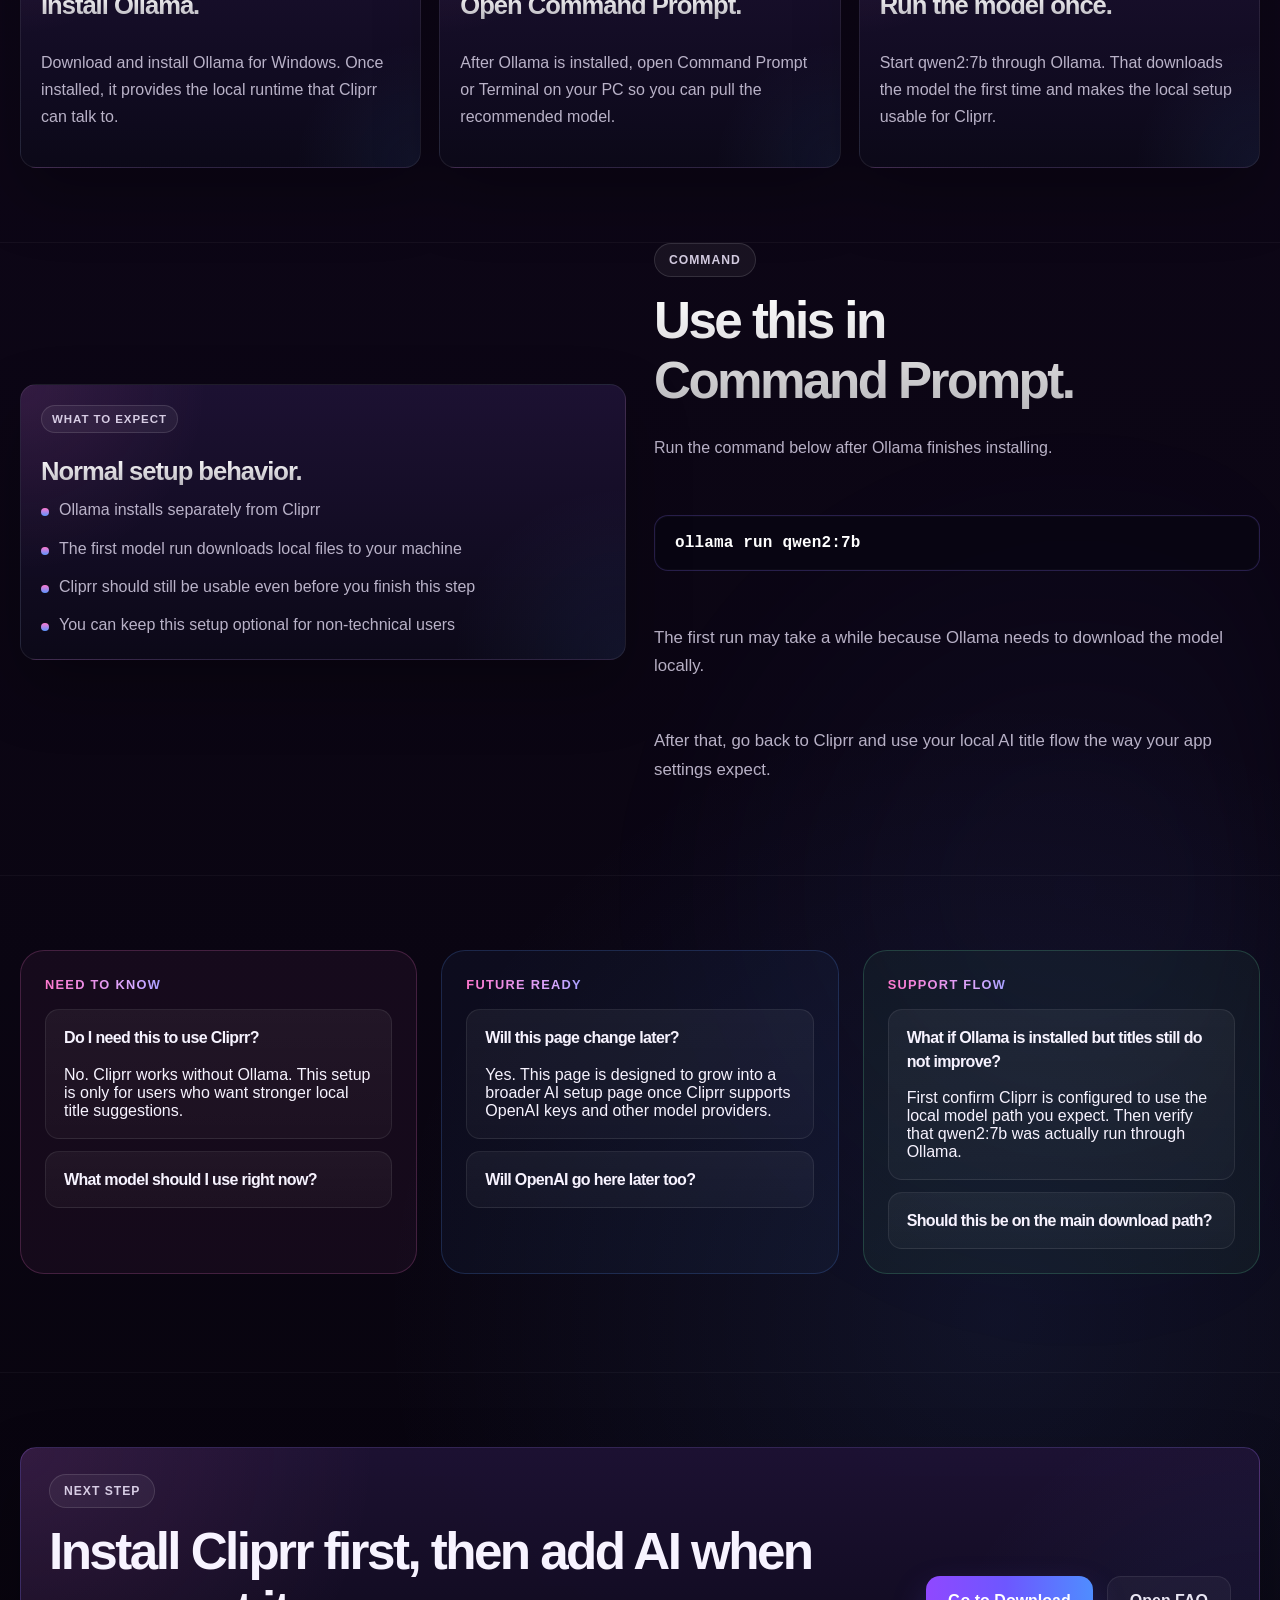
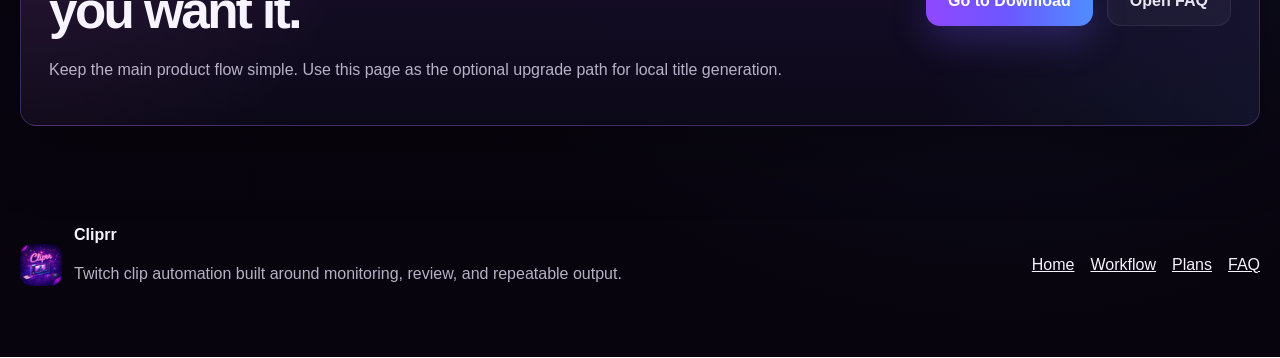
<file: setup-ai.html>
<!DOCTYPE html>
<html lang="en">
  <head>
    <meta charset="UTF-8" />
    <meta name="viewport" content="width=device-width, initial-scale=1.0" />
    <meta
      name="description"
      content="Optional AI setup for Cliprr. Install Ollama, run qwen2:7b locally, and improve title suggestions without making AI setup a blocker."
    />
    <title>Cliprr Website | AI Setup</title>
    <link rel="stylesheet" href="./assets/styles/site.css" />
  </head>
  <body data-page="ai-setup">
    <div class="site-shell">
      <header class="topbar">
        <div class="container topbar-shell">
          <a class="brand-lockup" href="./index.html">
            <img src="./assets/brand/app-icon-96.jpg" alt="Cliprr app icon" width="40" height="40" />
            <div class="brand-copy">
              <strong>Cliprr</strong>
              <span>Twitch clip automation</span>
            </div>
          </a>

          <nav class="nav-row" aria-label="Primary">
            <a class="nav-link" href="./index.html">Home</a>
            <a class="nav-link" href="./workflow.html">Workflow</a>
            <a class="nav-link" href="./pricing.html">Plans</a>
            <a class="nav-link" href="./faq.html">FAQ</a>
          </nav>

          <div class="topbar-actions">
            <a class="button" href="./download.html">Download</a>
            <button class="mobile-toggle" type="button" data-mobile-toggle aria-expanded="false" aria-label="Open navigation">
              <span></span><span></span><span></span>
            </button>
          </div>
        </div>
        <div class="container mobile-panel" data-mobile-panel hidden>
          <nav class="mobile-nav" aria-label="Mobile">
            <a class="mobile-link" href="./index.html">Home</a>
            <a class="mobile-link" href="./workflow.html">Workflow</a>
            <a class="mobile-link" href="./pricing.html">Plans</a>
            <a class="mobile-link" href="./faq.html">FAQ</a>
          </nav>
          <a class="button mobile-panel-cta" href="./download.html">Download Cliprr</a>
        </div>
      </header>

      <main>
        <section class="page-hero ai-setup-hero">
          <div class="container hero-center-stack">
            <div class="hero-copy">
              <span class="eyebrow">AI Setup</span>
              <h1>Optional AI setup for better titles.</h1>
              <p>
                Cliprr works without any model setup. This page is only for users who want to connect a local model through
                Ollama and improve title suggestions inside the app.
              </p>
              <div class="action-row">
                <a class="button" href="https://ollama.com/download/windows" target="_blank" rel="noopener">Download Ollama</a>
                <a class="button-secondary" href="./download.html">Back to Download</a>
              </div>
              <p class="ai-setup-note">Current recommended local setup: Ollama + qwen2:7b.</p>
            </div>
          </div>
        </section>

        <section class="section section-no-top">
          <div class="container split-grid">
            <div class="page-stack">
              <div class="section-lead">
                <span class="eyebrow">Before you start</span>
                <h2>Do this only if you want enhanced titles.</h2>
              </div>
              <p class="section-copy section-copy-tight">
                Cliprr can already run its normal title workflow without Ollama. The AI setup is an upgrade path for users who
                want stronger local title suggestions.
              </p>
              <p class="section-copy">
                This page is intentionally focused on the current local setup. Later versions of Cliprr can expand this into a
                broader model setup page for OpenAI and other providers without changing the basic flow.
              </p>
            </div>

            <div class="panel ai-setup-sidecard">
              <span class="micro-label micro-label-success">Recommended path</span>
              <h3>Standard first. AI second.</h3>
              <div class="faq-list ai-setup-checklist">
                <div class="download-check-item">Install and test Cliprr first</div>
                <div class="download-check-item">Install Ollama only if you want better titles</div>
                <div class="download-check-item">Run the recommended model once</div>
                <div class="download-check-item">Return to Cliprr and enable the local model path</div>
              </div>
            </div>
          </div>
        </section>

        <section class="section">
          <div class="container">
            <div class="section-lead section-lead-centered">
              <span class="eyebrow">Setup steps</span>
              <h2>Get the local model running in a few minutes.</h2>
              <p>The goal is not to turn users into local AI experts. It is just to make Cliprr title generation better.</p>
            </div>

            <div class="download-steps-grid">
              <article class="step-card panel">
                <span class="gradient-line workflow-step">01</span>
                <h3>Install Ollama.</h3>
                <p class="panel-copy">
                  Download and install Ollama for Windows. Once installed, it provides the local runtime that Cliprr can talk to.
                </p>
              </article>

              <article class="step-card panel">
                <span class="gradient-line workflow-step">02</span>
                <h3>Open Command Prompt.</h3>
                <p class="panel-copy">
                  After Ollama is installed, open Command Prompt or Terminal on your PC so you can pull the recommended model.
                </p>
              </article>

              <article class="step-card panel">
                <span class="gradient-line workflow-step">03</span>
                <h3>Run the model once.</h3>
                <p class="panel-copy">
                  Start qwen2:7b through Ollama. That downloads the model the first time and makes the local setup usable for Cliprr.
                </p>
              </article>
            </div>
          </div>
        </section>

        <section class="section section-no-top">
          <div class="container split-grid split-grid-reverse">
            <div class="page-stack page-stack-normal">
              <div class="section-lead">
                <span class="eyebrow">Command</span>
                <h2>Use this in Command Prompt.</h2>
                <p>Run the command below after Ollama finishes installing.</p>
              </div>
              <div class="ai-command-block">
                <code>ollama run qwen2:7b</code>
              </div>
              <p class="section-copy section-copy-tight">
                The first run may take a while because Ollama needs to download the model locally.
              </p>
              <p class="section-copy">
                After that, go back to Cliprr and use your local AI title flow the way your app settings expect.
              </p>
            </div>

            <div class="panel ai-setup-panel">
              <span class="micro-label">What to expect</span>
              <h3>Normal setup behavior.</h3>
              <ul class="download-list">
                <li>Ollama installs separately from Cliprr</li>
                <li>The first model run downloads local files to your machine</li>
                <li>Cliprr should still be usable even before you finish this step</li>
                <li>You can keep this setup optional for non-technical users</li>
              </ul>
            </div>
          </div>
        </section>

        <section class="section">
          <div class="container faq-columns ai-setup-faq-grid">
            <div class="page-stack">
              <div class="faq-column faq-column-pink">
                <span class="gradient-line faq-column-kicker">Need to know</span>
                <div class="faq-list faq-column-list">
                  <details class="faq-item" open>
                    <summary>Do I need this to use Cliprr?</summary>
                    <p>No. Cliprr works without Ollama. This setup is only for users who want stronger local title suggestions.</p>
                  </details>
                  <details class="faq-item">
                    <summary>What model should I use right now?</summary>
                    <p>The current recommended local model for Cliprr is qwen2:7b.</p>
                  </details>
                </div>
              </div>
            </div>

            <div class="page-stack">
              <div class="faq-column faq-column-blue">
                <span class="gradient-line faq-column-kicker">Future ready</span>
                <div class="faq-list faq-column-list">
                  <details class="faq-item" open>
                    <summary>Will this page change later?</summary>
                    <p>Yes. This page is designed to grow into a broader AI setup page once Cliprr supports OpenAI keys and other model providers.</p>
                  </details>
                  <details class="faq-item">
                    <summary>Will OpenAI go here later too?</summary>
                    <p>Yes. When v1.1 adds provider choice in settings, this page can expand into local and hosted model setup instructions.</p>
                  </details>
                </div>
              </div>
            </div>

            <div class="page-stack">
              <div class="faq-column faq-column-green">
                <span class="gradient-line faq-column-kicker">Support flow</span>
                <div class="faq-list faq-column-list">
                  <details class="faq-item" open>
                    <summary>What if Ollama is installed but titles still do not improve?</summary>
                    <p>First confirm Cliprr is configured to use the local model path you expect. Then verify that qwen2:7b was actually run through Ollama.</p>
                  </details>
                  <details class="faq-item">
                    <summary>Should this be on the main download path?</summary>
                    <p>No. Keep this as an optional setup page so normal users can install Cliprr without getting blocked by AI steps.</p>
                  </details>
                </div>
              </div>
            </div>
          </div>
        </section>

        <section class="section">
          <div class="container">
            <section class="cta-banner">
              <div>
                <span class="eyebrow">Next step</span>
                <h2>Install Cliprr first, then add AI when you want it.</h2>
                <p>Keep the main product flow simple. Use this page as the optional upgrade path for local title generation.</p>
              </div>
              <div class="action-row">
                <a class="button" href="./download.html">Go to Download</a>
                <a class="button-secondary" href="./faq.html">Open FAQ</a>
              </div>
            </section>
          </div>
        </section>
      </main>

      <footer class="footer">
        <div class="container footer-shell">
          <div class="footer-brand">
            <img src="./assets/brand/app-icon-96.jpg" alt="Cliprr icon" width="42" height="42" loading="lazy" decoding="async" />
            <div>
              <strong>Cliprr</strong>
              <p class="footer-note">Twitch clip automation built around monitoring, review, and repeatable output.</p>
            </div>
          </div>
          <div class="footer-links">
            <a href="./index.html">Home</a>
            <a href="./workflow.html">Workflow</a>
            <a href="./pricing.html">Plans</a>
            <a href="./faq.html">FAQ</a>
          </div>
        </div>
      </footer>
    </div>

    <script src="./assets/scripts/site.js"></script>
  </body>
</html>
</file>
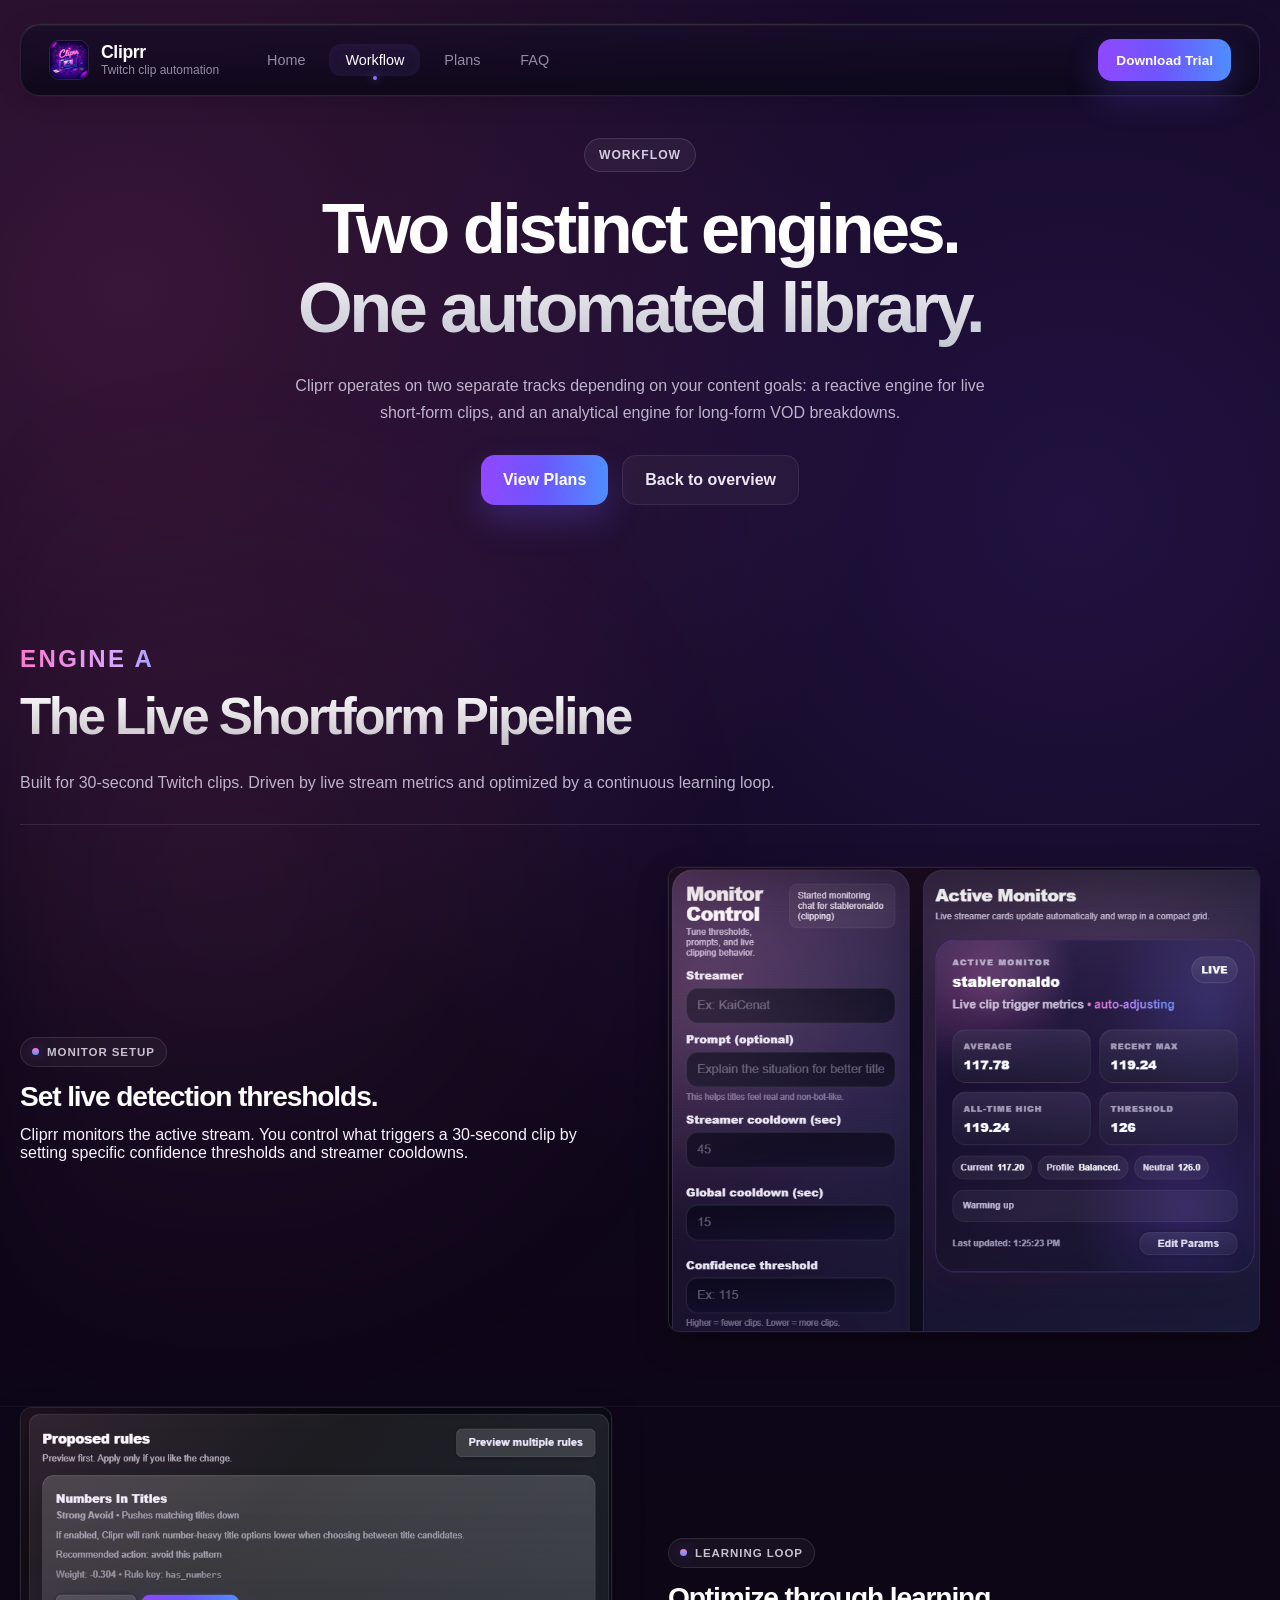
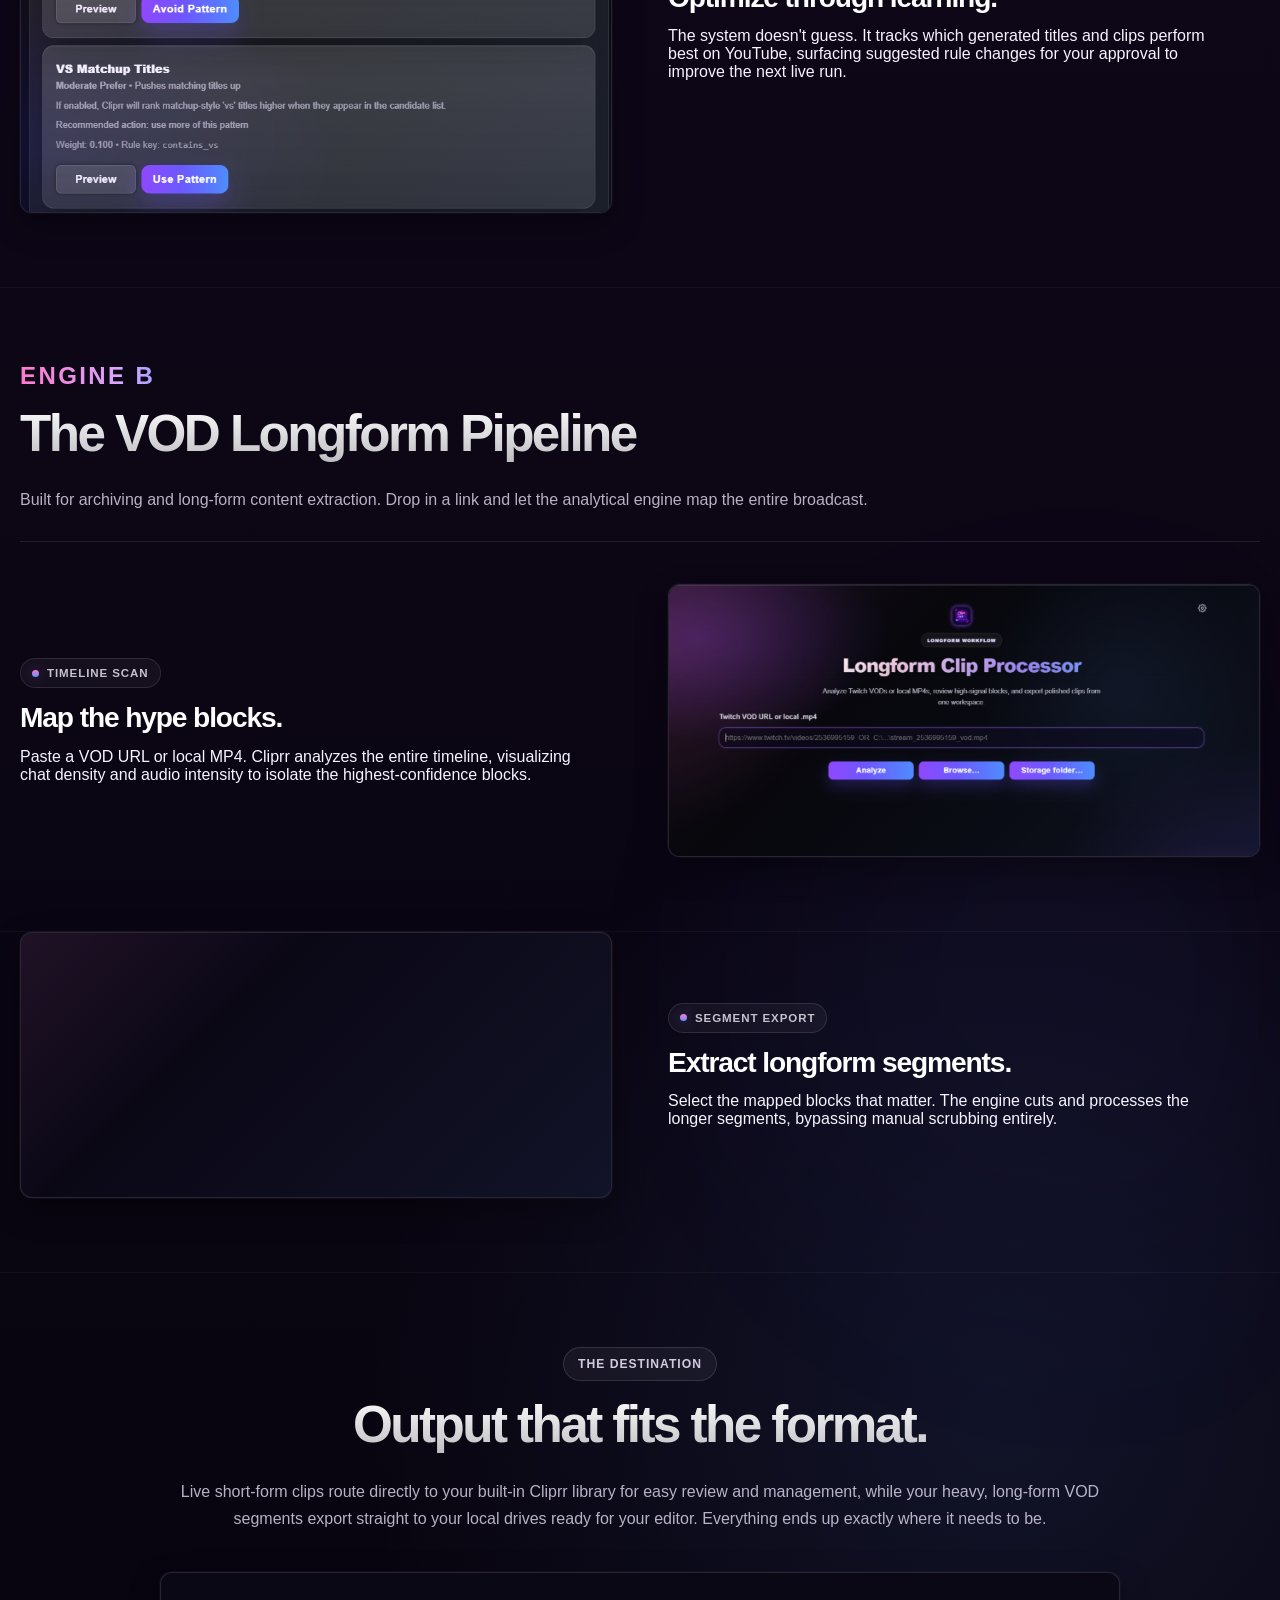
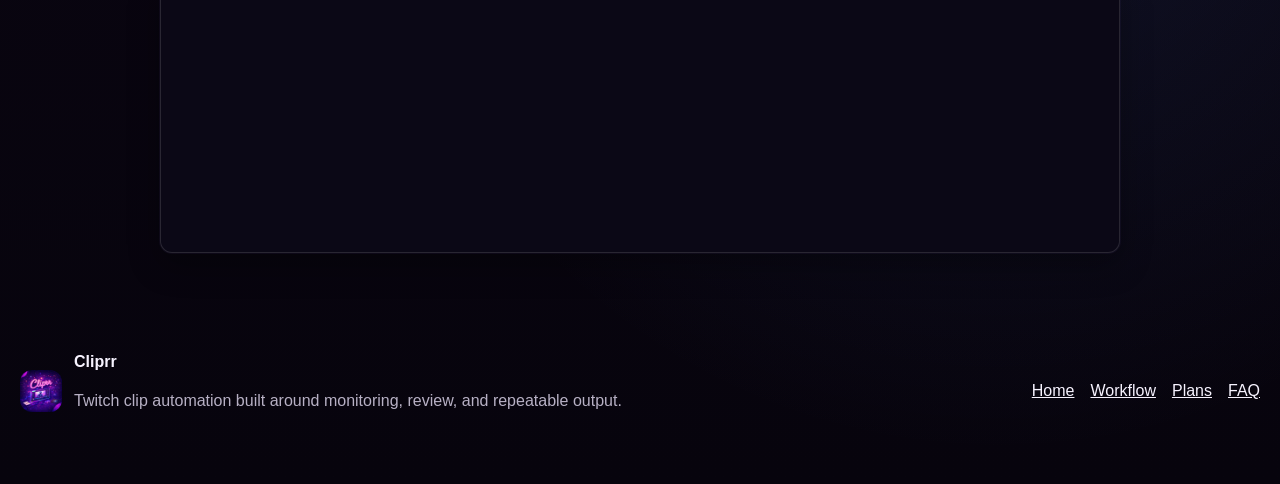
<file: workflow.html>
<!DOCTYPE html>
<html lang="en">
  <head>
    <meta charset="UTF-8" />
    <meta name="viewport" content="width=device-width, initial-scale=1.0" />
    <meta name="description" content="See how Cliprr moves from live monitoring and VOD review to clip packaging and saved output management." />
    <title>Cliprr Website | Workflow</title>
    <link rel="stylesheet" href="./assets/styles/site.css" />
  </head>
  <body data-page="workflow">
    <div class="site-shell">
      <header class="topbar">
  <div class="container topbar-shell">
    <a class="brand-lockup" href="./index.html">
      <img src="./assets/brand/app-icon-96.jpg" alt="Cliprr app icon" width="40" height="40" />
      <div class="brand-copy">
        <strong>Cliprr</strong>
        <span>Twitch clip automation</span>
      </div>
    </a>

    <nav class="nav-row" aria-label="Primary">
      <a class="nav-link" href="./index.html">Home</a>
      <a class="nav-link" href="./workflow.html" aria-current="page">Workflow</a>
      <a class="nav-link" href="./pricing.html">Plans</a>
      <a class="nav-link" href="./faq.html">FAQ</a>
    </nav>

    <div class="topbar-actions">
      <a class="button" href="./download.html">Download Trial</a>
      <button class="mobile-toggle" type="button" data-mobile-toggle aria-expanded="false" aria-label="Open navigation">
        <span></span><span></span><span></span>
      </button>
    </div>
  </div>
  <div class="container mobile-panel" data-mobile-panel hidden>
    <nav class="mobile-nav" aria-label="Mobile">
      <a class="mobile-link" href="./index.html">Home</a>
      <a class="mobile-link" href="./workflow.html" aria-current="page">Workflow</a>
      <a class="mobile-link" href="./pricing.html">Plans</a>
      <a class="mobile-link" href="./faq.html">FAQ</a>
    </nav>
    <a class="button mobile-panel-cta" href="./download.html">Download Trial</a>
  </div>
</header>
      <main>
        <!-- HERO -->
        <section class="page-hero">
          <div class="container hero-center-stack">
            <div class="hero-copy">
              <span class="eyebrow">Workflow</span>
              <h1 class="hero-title-compact hero-title-workflow">
                <span>Two distinct</span>
                <span>engines.</span>
                <span>One automated</span>
                <span>library.</span>
              </h1>
              <p>
                Cliprr operates on two separate tracks depending on your content goals: a reactive engine for live short-form clips, and an analytical engine for long-form VOD breakdowns.
              </p>
              <div class="action-row">
                <a class="button" href="./pricing.html">View Plans</a>
                <a class="button-secondary" href="./index.html">Back to overview</a>
              </div>
            </div>
          </div>
        </section>

        <!-- ========================================== -->
<!-- ENGINE 1: LIVE SHORTFORM                   -->
<!-- ========================================== -->

<section class="section workflow-engine-section">
  <div class="container">
    <div class="section-lead workflow-lead">
      <span class="gradient-line workflow-kicker">Engine A</span>
      <h2 class="workflow-title">The Live Shortform Pipeline</h2>
      <p>Built for 30-second Twitch clips. Driven by live stream metrics and optimized by a continuous learning loop.</p>
    </div>
  </div>

  <div class="container split-grid workflow-stage-grid">
    <div class="page-stack workflow-stage-copy">
      <span class="workflow-chip">Monitor setup</span>
      <h3>Set live detection thresholds.</h3>
      <p>
        Cliprr monitors the active stream. You control what triggers a 30-second clip by setting specific confidence thresholds and streamer cooldowns.
      </p>
    </div>

    <div class="screenshot-frame screenshot-frame-centered workflow-stage-media">
      <img src="./Screenshots/macro-crop-monitor-settings.jpg" alt="Cliprr monitor threshold settings" width="795" height="623" loading="lazy" decoding="async" />
    </div>
  </div>
</section>

<section class="section section-no-top workflow-stage-section">
  <div class="container split-grid split-grid-reverse workflow-stage-grid">
    <div class="page-stack page-stack-normal workflow-stage-copy">
      <span class="workflow-chip">Learning loop</span>
      <h3>Optimize through learning.</h3>
      <p>
        The system doesn't guess. It tracks which generated titles and clips perform best on YouTube, surfacing suggested rule changes for your approval to improve the next live run.
      </p>
    </div>

    <div class="screenshot-frame screenshot-frame-centered screenshot-frame-normal-flow workflow-stage-media">
      <img src="./Screenshots/macro-crop-learning-diff.jpg" alt="Cliprr learning parameter changes" width="828" height="567" loading="lazy" decoding="async" />
    </div>
  </div>
</section>

<!-- ========================================== -->
<!-- ENGINE 2: VOD LONGFORM                     -->
<!-- ========================================== -->

<section class="section workflow-engine-section">
  <div class="container">
    <div class="section-lead workflow-lead">
      <span class="gradient-line workflow-kicker">Engine B</span>
      <h2 class="workflow-title">The VOD Longform Pipeline</h2>
      <p>Built for archiving and long-form content extraction. Drop in a link and let the analytical engine map the entire broadcast.</p>
    </div>
  </div>

  <div class="container split-grid workflow-stage-grid">
    <div class="page-stack workflow-stage-copy">
      <span class="workflow-chip">Timeline scan</span>
      <h3>Map the hype blocks.</h3>
      <p>
        Paste a VOD URL or local MP4. Cliprr analyzes the entire timeline, visualizing chat density and audio intensity to isolate the highest-confidence blocks.
      </p>
    </div>

    <div class="screenshot-frame screenshot-frame-centered workflow-stage-media">
      <img src="./Screenshots/macro-crop-vod-selection-list.jpg" alt="Cliprr VOD heat blocks" width="1382" height="635" loading="lazy" decoding="async" />
    </div>
  </div>
</section>

<section class="section section-no-top workflow-stage-section">
  <div class="container split-grid split-grid-reverse workflow-stage-grid">
    <div class="page-stack page-stack-normal workflow-stage-copy">
      <span class="workflow-chip">Segment export</span>
      <h3>Extract longform segments.</h3>
      <p>
        Select the mapped blocks that matter. The engine cuts and processes the longer segments, bypassing manual scrubbing entirely.
      </p>
    </div>

    <div class="screenshot-frame screenshot-frame-centered screenshot-frame-normal-flow workflow-stage-media">
      <img src="./Screenshots/macro-crop-vod-heat-blocks.jpg" alt="Cliprr selected blocks list" width="1248" height="558" loading="lazy" decoding="async" />
    </div>
  </div>
</section>

        <!-- ========================================== -->
        <!-- SHARED OUTPUT                              -->
        <!-- ========================================== -->

       <!-- ========================================== -->
        <!-- THE DESTINATIONS                           -->
        <!-- ========================================== -->

        <section class="section">
           <div class="container full-feature-stack">
            <div class="section-lead">
              <span class="eyebrow">The Destination</span>
              <h2>Output that fits the format.</h2>
              <p>
                Live short-form clips route directly to your built-in Cliprr library for easy review and management, while your heavy, long-form VOD segments export straight to your local drives ready for your editor. Everything ends up exactly where it needs to be.
              </p>
            </div>
            <div class="screenshot-frame">
              <img src="./Screenshots/macro-crop-library-grid.jpg" alt="Cliprr short-form output library" width="1565" height="455" loading="lazy" decoding="async" />
            </div>
          </div>
        </section>
      </main>

      <footer class="footer">
        <div class="container footer-shell">
          <div class="footer-brand">
            <img src="./assets/brand/app-icon-96.jpg" alt="Cliprr icon" width="42" height="42" loading="lazy" decoding="async" />
            <div>
              <strong>Cliprr</strong>
              <p class="footer-note">Twitch clip automation built around monitoring, review, and repeatable output.</p>
            </div>
          </div>
          <div class="footer-links">
            <a href="./index.html">Home</a>
            <a href="./workflow.html">Workflow</a>
            <a href="./pricing.html">Plans</a>
            <a href="./faq.html">FAQ</a>
          </div>
        </div>
      </footer>
    </div>
    <script src="./assets/scripts/site.js"></script>
  </body>
</html>
</file>
<file: assets/styles/site.css>
﻿:root {
  --bg-base: #08050f;
  --bg-deep: #10081d;
  --bg-panel: rgba(24, 15, 41, 0.9);
  --bg-panel-strong: rgba(32, 20, 55, 0.96);
  --text-main: #f7f3ff;
  --text-muted: rgba(227, 220, 243, 0.8);
  --text-soft: rgba(227, 220, 243, 0.62);
  --line-soft: rgba(255, 255, 255, 0.08);
  --line-strong: rgba(164, 118, 255, 0.26);
  --pink: #ff78cf;
  --violet: #8d73ff;
  --blue: #5a95ff;
  --success: #67e2a3;
  --shadow-soft: 0 18px 44px rgba(0, 0, 0, 0.2);
  --shadow-deep: 0 28px 64px rgba(0, 0, 0, 0.28);
  --radius-sm: 10px;
  --radius-md: 14px;
  --radius-lg: 16px;
  --site-width: 1400px;
  --focus-ring: 0 0 0 2px rgba(247, 243, 255, 0.24), 0 0 0 5px rgba(141, 115, 255, 0.3);
}

* {
  box-sizing: border-box;
}

html {
  scroll-behavior: smooth;
  max-width: 100%;
}

body {
  margin: 0;
  min-width: 320px;
  overflow-x: hidden;
  color: var(--text-main);
  font-family: "Poppins", "Segoe UI", sans-serif;
  background:
    radial-gradient(circle at 10% 8%, rgba(255, 96, 201, 0.16), transparent 22%),
    radial-gradient(circle at 84% 14%, rgba(118, 69, 255, 0.16), transparent 24%),
    radial-gradient(circle at 78% 82%, rgba(90, 149, 255, 0.1), transparent 20%),
    linear-gradient(180deg, #12081f 0%, #07040d 100%);
  max-width: 100%;
}

img {
  display: block;
  max-width: 100%;
  height: auto;
}

iframe {
  display: block;
  max-width: 100%;
}

a {
  color: inherit;
}

button {
  font: inherit;
}

.site-shell {
  position: relative;
  overflow: hidden;
}

.site-shell::before {
  content: "";
  position: fixed;
  inset: 0;
  pointer-events: none;
  opacity: 0.1;
  background-image:
    linear-gradient(rgba(255, 255, 255, 0.04) 1px, transparent 1px),
    linear-gradient(90deg, rgba(255, 255, 255, 0.04) 1px, transparent 1px);
  background-size: 72px 72px;
  mask-image: radial-gradient(circle at center, black 34%, transparent 88%);
  -webkit-mask-image: radial-gradient(circle at center, black 34%, transparent 88%);
}

.site-shell::after {
  content: "";
  position: absolute;
  inset: 0;
  pointer-events: none;
  background:
    radial-gradient(circle at 18% 24%, rgba(255, 118, 205, 0.16), transparent 18%),
    radial-gradient(circle at 84% 70%, rgba(96, 122, 255, 0.12), transparent 18%);
  filter: blur(56px);
  opacity: 0.46;
  animation: pulseGlow 18s infinite alternate ease-in-out;
}

@keyframes pulseGlow {
  0% {
    opacity: 0.38;
    transform: scale(1);
  }

  100% {
    opacity: 0.56;
    transform: scale(1.03);
  }
}

@keyframes gradientShift {
  to {
    background-position: 200% center;
  }
}

.container {
  width: min(var(--site-width), calc(100% - 40px));
  margin: 0 auto;
}

.topbar {
  position: sticky;
  top: 0;
  z-index: 100;
  padding-top: 24px;
}

.topbar-shell {
  display: grid;
  grid-template-columns: auto 1fr auto;
  gap: 32px;
  align-items: center;
  padding: 14px 28px;
  background: linear-gradient(180deg, rgba(22, 14, 38, 0.78) 0%, rgba(11, 8, 23, 0.9) 100%);
  backdrop-filter: blur(14px) saturate(150%);
  -webkit-backdrop-filter: blur(14px) saturate(150%);
  border: 1px solid rgba(255, 255, 255, 0.08);
  border-top-color: rgba(255, 255, 255, 0.15);
  border-radius: 20px;
  box-shadow:
    0 4px 24px -1px rgba(0, 0, 0, 0.2),
    0 0 0 1px rgba(164, 118, 255, 0.05),
    inset 0 1px 1px rgba(255, 255, 255, 0.05);
}

.brand-lockup {
  display: flex;
  align-items: center;
  gap: 12px;
  min-width: 0;
  max-width: 100%;
  text-decoration: none;
}

.brand-lockup img {
  width: 40px;
  height: 40px;
  border: 1px solid rgba(255, 255, 255, 0.1);
  border-radius: 10px;
  transition: transform 0.3s ease;
}

.brand-copy {
  display: flex;
  flex-direction: column;
  min-width: 0;
  line-height: 1.2;
}

.brand-copy strong {
  font-size: 1.1rem;
  color: #fff;
  letter-spacing: -0.02em;
}

.brand-copy span {
  font-size: 0.75rem;
  color: var(--text-soft);
  font-weight: 500;
}

.nav-row {
  display: flex;
  align-items: center;
  gap: 8px;
}

.nav-link {
  position: relative;
  padding: 8px 16px;
  font-size: 0.9rem;
  font-weight: 500;
  color: var(--text-soft);
  text-decoration: none;
  border-radius: 12px;
  transition: color 0.2s ease, background-color 0.2s ease, box-shadow 0.2s ease;
}

.nav-link[aria-current="page"] {
  color: #fff;
  background: rgba(141, 115, 255, 0.08);
  box-shadow: inset 0 0 12px rgba(141, 115, 255, 0.05);
}

.nav-link[aria-current="page"]::after {
  content: "";
  position: absolute;
  bottom: -4px;
  left: 50%;
  transform: translateX(-50%);
  width: 4px;
  height: 4px;
  background: var(--violet);
  border-radius: 50%;
  box-shadow: 0 0 10px var(--violet);
}

.topbar-actions {
  display: flex;
  align-items: center;
  gap: 12px;
}

.topbar-actions .button {
  min-height: 42px;
  padding: 0 18px;
  font-size: 0.85rem;
}

.button,
.button-secondary,
.text-link {
  display: inline-flex;
  align-items: center;
  justify-content: center;
  min-height: 50px;
  padding: 0 22px;
  border-radius: var(--radius-md);
  font-weight: 800;
  text-decoration: none;
  transition: transform 160ms ease, border-color 160ms ease, background-color 160ms ease, box-shadow 160ms ease;
}

.button {
  color: #fff;
  background: linear-gradient(90deg, #9048ff 0%, #6d57ff 48%, #4f8dff 100%);
  box-shadow: 0 16px 34px rgba(102, 84, 231, 0.28);
}

.button-secondary {
  color: rgba(247, 243, 255, 0.94);
  border: 1px solid var(--line-soft);
  background: rgba(255, 255, 255, 0.04);
}

.text-link {
  min-height: auto;
  padding: 0;
  color: var(--text-muted);
}

.mobile-toggle {
  display: none;
  width: 44px;
  height: 44px;
  padding: 0;
  border: 1px solid var(--line-soft);
  border-radius: 12px;
  background: rgba(255, 255, 255, 0.04);
  color: #fff;
}

.mobile-toggle span {
  display: block;
  width: 16px;
  height: 2px;
  margin: 3px auto;
  background: currentColor;
  transition: transform 0.2s ease, opacity 0.2s ease;
}

.mobile-toggle[aria-expanded="true"] span:nth-child(1) {
  transform: translateY(5px) rotate(45deg);
}

.mobile-toggle[aria-expanded="true"] span:nth-child(2) {
  opacity: 0;
}

.mobile-toggle[aria-expanded="true"] span:nth-child(3) {
  transform: translateY(-5px) rotate(-45deg);
}

.mobile-panel {
  display: none;
  margin-top: 14px;
  padding: 16px;
  border: 1px solid var(--line-soft);
  border-radius: 18px;
  background: linear-gradient(180deg, rgba(16, 11, 31, 0.96), rgba(11, 8, 23, 0.98));
  box-shadow: var(--shadow-soft);
}

.mobile-panel.is-open {
  display: grid;
  gap: 14px;
}

.mobile-nav {
  display: grid;
  gap: 8px;
}

.mobile-link {
  padding: 12px 14px;
  border: 1px solid rgba(255, 255, 255, 0.08);
  border-radius: 14px;
  background: rgba(255, 255, 255, 0.03);
  text-decoration: none;
  font-weight: 700;
  color: var(--text-muted);
}

.mobile-link[aria-current="page"] {
  color: #fff;
  border-color: rgba(141, 115, 255, 0.28);
  background: rgba(141, 115, 255, 0.12);
}

.mobile-panel-cta {
  width: 100%;
}

.page-hero,
.section {
  position: relative;
  z-index: 1;
}

.page-hero {
  padding: 42px 0 66px;
}

.eyebrow,
.micro-label {
  display: inline-flex;
  align-items: center;
  min-height: 34px;
  padding: 0 14px;
  border: 1px solid rgba(255, 255, 255, 0.12);
  border-radius: 999px;
  color: rgba(242, 233, 255, 0.86);
  background: rgba(255, 255, 255, 0.05);
  font-size: 0.76rem;
  font-weight: 800;
  letter-spacing: 0.08em;
  text-transform: uppercase;
}

.micro-label {
  min-height: 28px;
  padding: 0 10px;
  font-size: 0.72rem;
}

.micro-label-success {
  border-color: rgba(103, 226, 163, 0.34);
  color: var(--success);
}

.hero-copy h1,
.section-lead h2,
.page-intro h1,
.cta-banner h2 {
  margin: 0;
  letter-spacing: -0.05em;
  font-weight: 900;
}

.hero-copy h1 {
  margin-top: 18px;
  max-width: 950px;
  margin-left: auto;
  margin-right: auto;
  font-size: clamp(3rem, 6.5vw, 5.5rem);
  line-height: 1.12;
  padding-bottom: 0.12em;
  text-wrap: balance;
  overflow-wrap: anywhere;
  background: linear-gradient(180deg, #fff 30%, #c2c2cf 100%);
  -webkit-background-clip: text;
  -webkit-text-fill-color: transparent;
  background-clip: text;
}

[data-page="home"] .hero-title-compact,
[data-page="workflow"] .hero-title-compact {
  max-width: none;
}

.hero-title-compact span {
  display: inline;
}

[data-page="workflow"] .hero-copy h1 {
  max-width: 1050px;
  font-size: clamp(3rem, 5.5vw, 5.2rem);
}

.section-lead h2,
.panel h3 {
  background: linear-gradient(180deg, #fff 0%, rgba(255, 255, 255, 0.7) 100%);
  -webkit-background-clip: text;
  -webkit-text-fill-color: transparent;
  background-clip: text;
}

.section-lead h2 {
  margin-top: 14px;
  font-size: clamp(2rem, 4vw, 3.4rem);
  line-height: 1.18;
  padding-bottom: 0.12em;
  text-wrap: balance;
  overflow-wrap: anywhere;
}

.page-intro h1 {
  margin-top: 14px;
  font-size: clamp(2.5rem, 4.8vw, 4.5rem);
}

.gradient-line {
  display: inline-block;
  background: linear-gradient(90deg, var(--pink), #d7a8ff 38%, var(--blue), var(--pink));
  background-size: 200% auto;
  -webkit-background-clip: text;
  color: transparent;
  animation: gradientShift 7s linear infinite;
}

.hero-copy p,
.page-intro p,
.section-lead p,
.panel-copy,
.placeholder-copy p,
.proof-copy p,
.plan-card p,
.faq-copy p,
.support-card p,
.workflow-card p,
.step-card p,
.cta-banner p,
.footer-note,
.section-copy {
  color: var(--text-muted);
  font-size: 1rem;
  line-height: 1.7;
  overflow-wrap: anywhere;
}

.section-copy {
  font-size: 1.05rem;
}

.plan-list li,
.download-list li,
.download-check-item,
.faq-item p,
.faq-item summary {
  overflow-wrap: anywhere;
}

.section-copy-tight {
  margin-bottom: 12px;
}

.action-row {
  display: flex;
  flex-wrap: wrap;
  gap: 14px;
  margin-top: 28px;
}

.action-row > * {
  min-width: 0;
}

.hero-media-stack,
.proof-stack,
.workflow-board,
.page-stack,
.faq-grid,
.support-grid,
.video-section,
.plans-grid,
.audience-grid,
.workflow-columns {
  display: grid;
  gap: 18px;
}

.panel,
.placeholder-panel,
.cta-banner {
  position: relative;
  overflow: hidden;
  border: 1px solid var(--line-soft);
  border-radius: var(--radius-lg);
  background:
    radial-gradient(circle at 0% 0%, rgba(255, 118, 205, 0.1), transparent 28%),
    radial-gradient(circle at 100% 100%, rgba(90, 149, 255, 0.08), transparent 26%),
    linear-gradient(180deg, rgba(30, 18, 52, 0.94), rgba(12, 9, 25, 0.96));
  box-shadow: var(--shadow-deep);
  transition: border-color 0.3s ease, box-shadow 0.3s ease, transform 0.3s ease;
}

.topbar-shell > *,
.footer-shell > *,
.split-grid > *,
.proof-grid > *,
.faq-grid > *,
.support-grid > *,
.platform-grid > *,
.operator-grid > *,
.page-intro > *,
.page-summary > *,
.showcase-grid > *,
.workflow-columns > *,
.audience-grid > *,
.plans-grid > *,
.faq-columns > *,
.download-grid > *,
.download-steps-grid > *,
.hero-center-stack > *,
.cta-banner > * {
  min-width: 0;
}

/* Card Container Styles */
.audience-card {
  position: relative;
  overflow: hidden;
  padding: 32px 24px;
  border: 1px solid var(--line-soft);
  border-radius: var(--radius-lg);
  /* Matching the panel background logic from Source 10 */
  background:
    radial-gradient(circle at 0% 0%, rgba(255, 118, 205, 0.08), transparent 28%),
    radial-gradient(circle at 100% 100%, rgba(90, 149, 255, 0.06), transparent 26%),
    linear-gradient(180deg, rgba(30, 18, 52, 0.94), rgba(12, 9, 25, 0.96));
  box-shadow: var(--shadow-soft);
  transition: transform 0.3s ease, border-color 0.3s ease, box-shadow 0.3s ease;
}

/* Card Content Styling */
.audience-card strong {
  display: block;
  margin-bottom: 12px;
  font-size: 1.2rem;
  letter-spacing: -0.02em;
  color: #fff;
}

.audience-card p {
  margin: 0;
  font-size: 0.95rem;
  line-height: 1.6;
  color: var(--text-muted); /* Consistent with other copy */
}

/* Optional Card Icon Decoration */
.card-icon {
  width: 42px;
  height: 42px;
  margin-bottom: 20px;
  border-radius: 12px;
  background: rgba(255, 255, 255, 0.04);
  border: 1px solid rgba(255, 255, 255, 0.08);
  display: flex;
  align-items: center;
  justify-content: center;
}


/* =========================
   Download page additions
   Append to site.css
   ========================= */

[data-page="download"] .hero-copy h1 {
  max-width: 860px;
}

.download-hero {
  background: radial-gradient(circle at 50% 100%, rgba(141, 115, 255, 0.08), transparent 54%);
}

.download-hero-note {
  max-width: 640px;
  margin: 18px auto 0;
  color: var(--text-soft);
  font-size: 0.95rem;
}

.download-grid,
.download-steps-grid {
  display: grid;
  gap: 18px;
}

.download-grid {
  grid-template-columns: repeat(2, minmax(0, 1fr));
}

.download-card {
  display: grid;
  gap: 18px;
  min-height: 100%;
}

.download-list {
  margin: 0;
  padding: 0;
  list-style: none;
  display: grid;
  gap: 12px;
}

.download-list li,
.download-check-item {
  position: relative;
  padding-left: 18px;
  color: var(--text-muted);
  line-height: 1.65;
}

.download-list li::before,
.download-check-item::before {
  content: "";
  position: absolute;
  left: 0;
  top: 11px;
  width: 8px;
  height: 8px;
  border-radius: 999px;
  background: linear-gradient(180deg, var(--pink), var(--blue));
}

.download-actions {
  margin-top: auto;
}

.download-steps-grid {
  grid-template-columns: repeat(3, minmax(0, 1fr));
}

.step-card {
  display: grid;
  gap: 14px;
}

.step-card .workflow-step {
  font-size: 2.8rem;
}

.download-ai-panel {
  display: grid;
  gap: 18px;
  align-self: stretch;
}

.download-checklist {
  gap: 14px;
}

.download-inline-actions {
  align-items: center;
}

@media (max-width: 1200px) {
  .download-steps-grid {
    grid-template-columns: 1fr;
  }
}

@media (max-width: 920px) {
  .download-grid {
    grid-template-columns: 1fr;
  }

  .download-hero-note {
    margin-left: 0;
    margin-right: 0;
  }
}

/* Fix for the side-by-side cards on Download page */
.download-grid {
  grid-template-columns: repeat(2, minmax(0, 1fr)); /* Force side-by-side */
  align-items: stretch; /* Ensures cards are same height */
  gap: 24px;
}

/* Ensure the card internal structure pushes the button to the bottom */
.download-card {
  display: flex;
  flex-direction: column;
}

.download-card .plan-actions {
  margin-top: auto; /* Pushes the button to the bottom regardless of text length */
}

/* Fix for the logo underline in the topbar */
.brand-lockup {
  text-decoration: none !important;
}



.ai-setup-hero {
  background: radial-gradient(circle at 50% 100%, rgba(141, 115, 255, 0.1), transparent 52%);
}

.ai-setup-note {
  margin-top: 14px;
  color: var(--text-soft);
  font-size: 0.92rem;
}

.ai-setup-sidecard,
.ai-setup-panel {
  align-self: center;
}

.ai-command-block {
  margin: 20px 0 18px;
  padding: 18px 20px;
  border: 1px solid rgba(141, 115, 255, 0.24);
  border-radius: var(--radius-md);
  background: rgba(8, 6, 18, 0.72);
  box-shadow: inset 0 0 0 1px rgba(255, 255, 255, 0.02);
  overflow-x: auto;
}

.ai-command-block code {
  display: block;
  color: #fff;
  font-size: 1rem;
  font-weight: 700;
  letter-spacing: 0.01em;
  white-space: nowrap;
}

.ai-setup-faq-grid {
  grid-template-columns: repeat(3, minmax(0, 1fr));
}

@media (max-width: 1200px) {
  .ai-setup-faq-grid {
    grid-template-columns: 1fr 1fr;
  }
}

@media (max-width: 920px) {
  .ai-setup-faq-grid {
    grid-template-columns: 1fr;
  }

  .ai-command-block code {
    white-space: pre-wrap;
    word-break: break-word;
  }
}

.ai-setup-panel {
  align-self: center;
  direction: ltr; 
  display: flex;
  flex-direction: column;
  align-items: flex-start; /* This stops the bubble from stretching! */
  gap: 12px; 
}
/* 3. Reset the heading margin since we are using 'gap' now */
.ai-setup-panel h3 {
  margin-top: 6px; 
}

.icon-pulse {
  width: 10px;
  height: 10px;
  background: var(--violet);
  border-radius: 50%;
  box-shadow: 0 0 12px var(--violet);
}

/* Hover States for Desktop */
@media (hover: hover) and (pointer: fine) {
  .audience-card:hover {
    transform: translateY(-6px);
    border-color: rgba(164, 118, 255, 0.26);
    box-shadow: 0 18px 42px rgba(0, 0, 0, 0.45), 0 0 0 1px rgba(164, 118, 255, 0.12);
  }
}

.panel {
  padding: 20px;
}

.panel h3,
.plan-card h3 {
  margin: 12px 0 0;
  font-size: clamp(1.2rem, 2vw, 1.75rem);
  line-height: 1.1;
  letter-spacing: -0.04em;
}

.full-feature-stack {
  display: grid;
  gap: 24px;
  max-width: 960px;
  margin: 0 auto;
  text-align: center;
}

.full-feature-stack .section-lead {
  display: flex;
  flex-direction: column;
  align-items: center;
}

.screenshot-frame {
  overflow: hidden;
  border: 1px solid rgba(255, 255, 255, 0.12);
  border-radius: 12px;
  background: #0b0816;
  box-shadow: 0 0 0 1px rgba(164, 118, 255, 0.05), 0 12px 32px rgba(0, 0, 0, 0.32);
  transition: transform 0.35s cubic-bezier(0.16, 1, 0.3, 1), box-shadow 0.35s cubic-bezier(0.16, 1, 0.3, 1), border-color 0.35s ease;
}

.screenshot-frame img {
  display: block;
  width: 100%;
  height: auto;
}

.screenshot-frame-centered {
  align-self: center;
}

.screenshot-frame-normal-flow {
  direction: ltr;
}

.hero-center-stack {
  display: flex;
  flex-direction: column;
  align-items: center;
  text-align: center;
  gap: 42px;
  width: 100%;
  max-width: 1060px;
  margin: 0 auto;
}

.hero-center-stack > * {
  min-width: 0;
}

.hero-center-stack .hero-copy {
  width: min(100%, 720px);
  max-width: 720px;
}

.hero-center-stack .action-row {
  justify-content: center;
}

.hero-center-stack .action-row > * {
  min-width: 0;
}

.hero-center-stack .screenshot-frame {
  width: 100%;
  max-width: 100%;
  margin-top: 12px;
}

.section {
  padding: 74px 0;
}

.section + .section {
  border-top: 1px solid rgba(255, 255, 255, 0.04);
}

.section-no-top {
  padding-top: 0;
}

.split-grid,
.proof-grid,
.faq-grid,
.support-grid,
.platform-grid,
.operator-grid,
.page-intro,
.page-summary {
  display: grid;
  grid-template-columns: repeat(2, minmax(0, 1fr));
  gap: 28px;
  align-items: start;
}

.split-grid-reverse {
  direction: rtl;
}

.page-stack-normal {
  direction: ltr;
}

.showcase-grid {
  display: grid;
  grid-template-columns: 1.05fr 0.9fr 1fr;
  gap: 18px;
}

.workflow-columns {
  grid-template-columns: minmax(0, 1.14fr) repeat(2, minmax(0, 0.86fr));
}

.audience-grid {
  grid-template-columns: repeat(3, minmax(0, 1fr));
}

.section-lead-centered {
  display: flex;
  flex-direction: column;
  align-items: center;
  text-align: center;
  margin-bottom: 42px;
  max-width: 720px;
  margin-left: auto;
  margin-right: auto;
}

.workflow-lead {
  margin-bottom: 42px;
  padding-bottom: 12px;
  border-bottom: 1px solid rgba(255, 255, 255, 0.1);
}

.workflow-kicker {
  font-size: 1.5rem;
  font-weight: 800;
  letter-spacing: 0.1em;
  text-transform: uppercase;
}

.workflow-title {
  margin-top: 8px;
}

.workflow-step {
  font-size: 3.5rem;
  font-weight: 900;
  line-height: 1;
}

.plan-card {
  display: grid;
  gap: 18px;
  padding: 22px;
  border: 1px solid var(--line-soft);
  border-radius: var(--radius-lg);
  background:
    radial-gradient(circle at 0% 0%, rgba(255, 118, 205, 0.08), transparent 28%),
    linear-gradient(180deg, rgba(29, 18, 52, 0.92), rgba(12, 10, 24, 0.95));
  box-shadow: var(--shadow-soft);
  transition: border-color 0.3s ease, box-shadow 0.3s ease, transform 0.3s ease;
}

.plan-card.featured {
  border-color: var(--line-strong);
  background:
    radial-gradient(circle at 0% 0%, rgba(255, 118, 205, 0.14), transparent 28%),
    radial-gradient(circle at 100% 100%, rgba(90, 149, 255, 0.1), transparent 24%),
    linear-gradient(180deg, rgba(34, 21, 60, 0.96), rgba(14, 10, 29, 0.96));
  transform: translateY(-18px);
}

.plan-card-flat {
  transform: none !important;
  margin-top: 0 !important;
}

.plans-grid-single {
  grid-template-columns: minmax(0, 480px);
  justify-content: center;
}

.plan-card-head {
  display: flex;
  justify-content: space-between;
  align-items: center;
  gap: 12px;
}

.plan-kicker {
  display: block;
  margin-top: -4px;
  color: var(--text-soft);
  font-size: 0.9rem;
  line-height: 1.5;
}

.plan-price {
  margin: 24px 0;
  padding-bottom: 24px;
  border-bottom: 1px solid rgba(255, 255, 255, 0.1);
}

.plan-price-value {
  font-size: 3.5rem;
  font-weight: 900;
  color: #fff;
}

.plan-intro {
  margin-bottom: 16px;
}

.plan-intro-title {
  display: block;
  margin-bottom: 8px;
  color: #fff;
}

.plan-list {
  margin: 0;
  padding: 0;
  list-style: none;
  display: grid;
  gap: 10px;
}

.plan-list li {
  position: relative;
  padding-left: 18px;
  color: var(--text-muted);
  line-height: 1.6;
}

.plan-list li::before {
  content: "";
  position: absolute;
  left: 0;
  top: 11px;
  width: 8px;
  height: 8px;
  border-radius: 999px;
  background: linear-gradient(180deg, var(--pink), var(--blue));
}

.plan-actions {
  margin-top: 32px;
  display: grid;
  gap: 12px;
}

.plan-button {
  width: 100%;
}

.plan-meta {
  margin-top: 16px;
  text-align: center;
  display: flex;
  flex-direction: column;
  gap: 12px;
}

.plan-meta-link {
  font-size: 0.75rem;
  opacity: 0.6;
}

.plan-meta-note {
  font-size: 0.8rem;
  color: var(--text-soft);
  opacity: 0.8;
}

.faq-list {
  display: grid;
  gap: 12px;
}

.faq-item {
  border: 1px solid var(--line-soft);
  border-radius: var(--radius-md);
  background: linear-gradient(180deg, rgba(255, 255, 255, 0.05), rgba(255, 255, 255, 0.03));
  overflow: hidden;
}

.faq-item summary {
  padding: 16px 18px;
  cursor: pointer;
  font-weight: 700;
  letter-spacing: -0.04em;
  list-style: none;
  line-height: 1.45;
}

.faq-item summary::-webkit-details-marker {
  display: none;
}

.faq-item p {
  margin: 0;
  padding: 0 18px 18px;
}

.faq-hero {
  background: radial-gradient(circle at 50% 100%, rgba(141, 115, 255, 0.1), transparent 50%);
}

.faq-columns {
  display: grid;
  grid-template-columns: repeat(3, minmax(0, 1fr));
  gap: 24px;
  align-items: stretch;
}

.faq-column {
  padding: 24px;
  border-radius: 24px;
  margin-bottom: 24px;
}

.faq-column-pink {
  background: rgba(255, 120, 207, 0.05);
  border: 1px solid rgba(255, 120, 207, 0.2);
}

.faq-column-blue {
  background: rgba(90, 149, 255, 0.05);
  border: 1px solid rgba(90, 149, 255, 0.2);
}

.faq-column-green {
  background: rgba(103, 226, 163, 0.05);
  border: 1px solid rgba(103, 226, 163, 0.2);
}

.faq-column-kicker {
  font-size: 0.8rem;
  font-weight: 800;
  text-transform: uppercase;
  letter-spacing: 0.1em;
}

.faq-column-list {
  margin-top: 16px;
}

.faq-cta-panel {
  text-align: center;
  padding: 48px;
}

.faq-cta-title {
  margin: 16px 0;
}

.faq-cta-copy {
  max-width: 500px;
  margin: 0 auto 24px;
}

.faq-cta-actions {
  justify-content: center;
}

.cta-banner {
  display: grid;
  grid-template-columns: minmax(0, 1fr) auto;
  gap: 24px;
  align-items: center;
  padding: 26px 28px;
  border-color: var(--line-strong);
}

.cta-banner h2 {
  margin-top: 14px;
  font-size: clamp(2rem, 4vw, 3.4rem);
}

.origin-visual {
  border-radius: 24px;
  overflow: hidden;
  border: 1px solid rgba(255, 255, 255, 0.1);
  display: block;
  align-self: center;
}

.origin-visual img {
  width: 100%;
  height: auto;
  object-fit: contain;
  filter: brightness(1.08);
  transition: transform 0.35s ease;
}

.video-panel {
  padding: 0;
}

.video-frame {
  position: relative;
  aspect-ratio: 16 / 9;
  overflow: hidden;
  background: #090611;
}

.video-frame iframe,
.video-launch {
  width: 100%;
  height: 100%;
  display: block;
  border: 0;
}

.video-launch {
  position: relative;
  padding: 0;
  color: #fff;
  background: #090611;
  cursor: pointer;
}

.video-launch img {
  width: 100%;
  height: 100%;
  object-fit: cover;
  object-position: center;
}

.video-launch-overlay {
  position: absolute;
  inset: 0;
  background:
    linear-gradient(180deg, rgba(5, 4, 11, 0.12), rgba(5, 4, 11, 0.68)),
    radial-gradient(circle at 50% 44%, rgba(141, 115, 255, 0.2), transparent 28%);
}

.video-launch-play {
  position: absolute;
  top: 50%;
  left: 50%;
  width: 82px;
  height: 82px;
  border-radius: 50%;
  transform: translate(-50%, -50%);
  background: linear-gradient(135deg, rgba(144, 72, 255, 0.96), rgba(79, 141, 255, 0.96));
  box-shadow: 0 20px 44px rgba(0, 0, 0, 0.34);
}

.video-launch-play::before {
  content: "";
  position: absolute;
  top: 50%;
  left: 54%;
  transform: translate(-50%, -50%);
  border-top: 12px solid transparent;
  border-bottom: 12px solid transparent;
  border-left: 18px solid #fff;
}

.video-launch-copy {
  position: absolute;
  left: 24px;
  right: 24px;
  bottom: 24px;
  display: grid;
  gap: 4px;
  text-align: left;
}

.video-launch-copy strong {
  font-size: 1rem;
}

.video-launch-copy span {
  color: rgba(247, 243, 255, 0.82);
  line-height: 1.5;
}

.footer {
  padding: 26px 0 54px;
}

.footer-shell {
  display: flex;
  align-items: center;
  justify-content: space-between;
  gap: 18px;
}

.footer-brand {
  display: inline-flex;
  align-items: center;
  gap: 12px;
}

.footer-brand img {
  width: 42px;
  height: 42px;
  border-radius: 12px;
}

.footer-links {
  display: flex;
  flex-wrap: wrap;
  gap: 16px;
}

.button:focus-visible,
.button-secondary:focus-visible,
.text-link:focus-visible,
.nav-link:focus-visible,
.mobile-link:focus-visible,
.mobile-toggle:focus-visible,
.faq-item summary:focus-visible,
.video-launch:focus-visible {
  outline: none;
  box-shadow: var(--focus-ring);
}


/* =========================
   Workflow page stage chips
   ========================= */

   .workflow-stage-grid {
    align-items: center;
    gap: clamp(28px, 5vw, 56px);
  }
  
  .workflow-stage-copy {
    align-self: center;
    gap: 14px;
  }
  
  .workflow-stage-copy h3 {
    margin: 0;
    max-width: 560px;
    font-size: clamp(1.35rem, 2.2vw, 2rem);
    line-height: 1.12;
    letter-spacing: -0.04em;
    color: #fff;
  }
  
  .workflow-stage-copy p {
    max-width: 560px;
    margin: 0;
  }
  
  .workflow-chip {
    display: inline-flex;
    width: fit-content;
    align-items: center;
    gap: 8px;
    min-height: 30px;
    padding: 0 11px;
    border: 1px solid rgba(255, 255, 255, 0.11);
    border-radius: 999px;
    background: rgba(255, 255, 255, 0.045);
    color: rgba(247, 243, 255, 0.78);
    font-size: 0.72rem;
    font-weight: 800;
    letter-spacing: 0.08em;
    text-transform: uppercase;
  }
  
  .workflow-chip::before {
    content: "";
    width: 7px;
    height: 7px;
    flex: 0 0 auto;
    border-radius: 999px;
    background: linear-gradient(180deg, var(--pink), var(--blue));
    box-shadow: 0 0 14px rgba(141, 115, 255, 0.45);
  }
  
  .workflow-stage-media {
    position: relative;
  }
  
  .workflow-stage-media::before {
    content: "";
    position: absolute;
    inset: -1px;
    pointer-events: none;
    border-radius: inherit;
    background: linear-gradient(135deg, rgba(255, 120, 207, 0.16), transparent 34%, rgba(90, 149, 255, 0.14));
    opacity: 0.55;
  }
  
  @media (max-width: 1024px) {
    .workflow-stage-grid {
      gap: 22px;
    }
  
    .workflow-stage-copy {
      gap: 12px;
    }
  }
  
  @media (max-width: 640px) {
    .workflow-chip {
      min-height: 28px;
      padding-inline: 10px;
      font-size: 0.68rem;
    }
  
    .workflow-stage-copy h3 {
      font-size: clamp(1.22rem, 5.5vw, 1.58rem);
    }
  }

@media (hover: hover) and (pointer: fine) {
  .nav-link:hover {
    color: #fff;
    background: rgba(255, 255, 255, 0.06);
  }

  .brand-lockup:hover {
    opacity: 0.8;
  }

  .brand-lockup:hover img {
    transform: rotate(-3deg) scale(1.05);
  }

  .button:hover {
    transform: translateY(-2px) scale(1.02);
    box-shadow: 0 16px 34px rgba(102, 84, 231, 0.4), 0 0 20px rgba(144, 72, 255, 0.4);
    filter: brightness(1.08);
  }

  .screenshot-frame:hover,
  .panel:hover,
  .plan-card:hover {
    transform: translateY(-4px);
    border-color: rgba(164, 118, 255, 0.26);
    box-shadow: 0 18px 42px rgba(0, 0, 0, 0.34), 0 0 0 1px rgba(164, 118, 255, 0.12);
  }

  .origin-visual:hover img {
    transform: scale(1.05);
  }

  .video-launch:hover .video-launch-play {
    transform: translate(-50%, -50%) scale(1.04);
  }
}

@media (max-width: 1200px) {
  .container {
    width: min(var(--site-width), calc(100% - 28px));
  }

  .proof-grid,
  .faq-grid,
  .support-grid,
  .platform-grid,
  .operator-grid,
  .page-intro,
  .page-summary,
  .cta-banner {
    grid-template-columns: 1fr;
  }

  .showcase-grid,
  .workflow-columns,
  .audience-grid,
  .plans-grid,
  .faq-columns {
    grid-template-columns: 1fr 1fr;
  }

  .plan-card.featured {
    transform: none;
  }
}

@media (max-width: 1024px) {
  .topbar-shell {
    gap: 18px;
    padding: 12px 20px;
  }

  .nav-row {
    gap: 4px;
  }

  .nav-link {
    padding-inline: 12px;
  }

  .topbar-actions .button {
    padding-inline: 14px;
  }

  .split-grid,
  .proof-grid {
    grid-template-columns: 1fr;
  }

  .split-grid-reverse {
    direction: ltr;
  }
}

@media (max-width: 920px) {
  .topbar-shell {
    grid-template-columns: auto auto;
    gap: 12px;
    justify-content: space-between;
  }

  .nav-row,
  .topbar-actions .button,
  .topbar-actions .text-link {
    display: none;
  }

  .mobile-toggle {
    display: inline-block;
  }

  .page-hero {
    padding: 32px 0 54px;
  }

  .section {
    padding: 58px 0;
  }

  .action-row {
    justify-content: flex-start;
    gap: 12px;
  }

  .button,
  .button-secondary {
    width: 100%;
  }

  .action-row .text-link {
    min-height: 44px;
  }

  .faq-columns,
  .showcase-grid,
  .workflow-columns,
  .audience-grid,
  .plans-grid,
  .download-grid {
    grid-template-columns: 1fr;
  }

  .footer-shell {
    flex-direction: column;
    align-items: flex-start;
  }

  .cta-banner {
    grid-template-columns: 1fr;
  }
}

@media (max-width: 640px) {
  .container {
    width: calc(100% - 18px);
  }

  .topbar {
    padding-top: 12px;
  }

  .topbar-shell,
  .mobile-panel,
  .panel,
  .plan-card,
  .cta-banner,
  .faq-column,
  .faq-cta-panel {
    padding: 16px;
  }

  .topbar-shell {
    gap: 10px;
  }

  .brand-lockup {
    gap: 10px;
  }

  .brand-copy strong {
    font-size: 1rem;
  }

  .hero-copy h1 {
    max-width: 12ch;
    margin-left: auto;
    margin-right: auto;
    font-size: clamp(2rem, 8.2vw, 3rem);
    line-height: 1.04;
    text-wrap: pretty;
  }

  [data-page="home"] .hero-copy h1 {
    max-width: 9.6ch;
    font-size: clamp(1.8rem, 6.9vw, 2.36rem);
  }

  [data-page="workflow"] .hero-copy h1 {
    max-width: 10.5ch;
    font-size: clamp(1.68rem, 6.4vw, 2.14rem);
  }

  [data-page="pricing"] .hero-copy h1,
  [data-page="faq"] .hero-copy h1,
  [data-page="download"] .hero-copy h1,
  [data-page="ai-setup"] .hero-copy h1 {
    max-width: 11ch;
    font-size: clamp(1.56rem, 5.9vw, 2rem);
    line-height: 1.06;
  }

  .hero-copy p {
    font-size: 0.97rem;
    line-height: 1.65;
  }

  .section-lead h2,
  .cta-banner h2,
  .page-intro h1 {
    max-width: 12ch;
    font-size: clamp(1.56rem, 6.4vw, 2.2rem);
  }

  .video-launch-play {
    width: 70px;
    height: 70px;
  }

  .video-launch-copy {
    left: 16px;
    right: 16px;
    bottom: 16px;
  }

  .plan-card-head {
    align-items: flex-start;
    flex-direction: column;
  }

  .footer-links a {
    display: inline-flex;
    align-items: center;
    min-height: 44px;
  }

  .section + .section {
    border-top-color: rgba(255, 255, 255, 0.035);
  }
}

@media (max-width: 430px) {
  .page-hero {
    padding: 28px 0 46px;
  }

  .section {
    padding: 48px 0;
  }

  .hero-center-stack .hero-copy {
    padding-inline: 8px;
  }

  .hero-center-stack .screenshot-frame {
    width: calc(100% - 8px);
  }

  .hero-title-compact span {
    display: block;
  }

  [data-page="home"] .hero-title-compact span {
    display: inline;
  }

  .hero-copy h1 {
    max-width: 12ch;
    margin-left: auto;
    margin-right: auto;
    font-size: clamp(1.72rem, 7.7vw, 2.16rem);
  }

  [data-page="home"] .hero-copy h1 {
    max-width: 13ch;
    font-size: clamp(1.56rem, 6.8vw, 1.9rem);
    line-height: 1.01;
    letter-spacing: -0.04em;
  }

  [data-page="workflow"] .hero-copy h1 {
    max-width: 10.5ch;
    font-size: clamp(1.4rem, 6.2vw, 1.68rem);
    line-height: 1.03;
  }

  [data-page="pricing"] .hero-copy h1,
  [data-page="faq"] .hero-copy h1,
  [data-page="download"] .hero-copy h1,
  [data-page="ai-setup"] .hero-copy h1 {
    max-width: 11ch;
    font-size: clamp(1.28rem, 5.7vw, 1.5rem);
    line-height: 1.05;
  }

  .hero-center-stack {
    gap: 28px;
  }

  .plan-price-value,
  .workflow-step {
    font-size: 3rem;
  }

  .action-row {
    gap: 10px;
    margin-top: 22px;
  }

  .button,
  .button-secondary {
    min-height: 48px;
  }

  .hero-copy p {
    font-size: 0.94rem;
    line-height: 1.6;
  }

  .section-lead h2,
  .cta-banner h2,
  .page-intro h1 {
    max-width: 12ch;
    font-size: clamp(1.36rem, 6.1vw, 1.72rem);
    line-height: 1.1;
  }
}

@media (max-width: 375px) {
  [data-page="home"] .hero-copy h1 {
    font-size: clamp(1.48rem, 6.9vw, 1.82rem);
  }

  [data-page="workflow"] .hero-copy h1 {
    font-size: 1.48rem;
  }

  [data-page="pricing"] .hero-copy h1,
  [data-page="faq"] .hero-copy h1,
  [data-page="download"] .hero-copy h1,
  [data-page="ai-setup"] .hero-copy h1 {
    font-size: 1.28rem;
  }

  .topbar-shell {
    padding: 12px 14px;
  }

  .section {
    padding: 44px 0;
  }
}

@media (max-width: 320px) {
  .hero-center-stack .hero-copy {
    padding-inline: 6px;
  }

  [data-page="home"] .hero-copy h1 {
    font-size: 1.38rem;
  }

  [data-page="workflow"] .hero-copy h1 {
    font-size: 1.34rem;
  }

  [data-page="pricing"] .hero-copy h1,
  [data-page="faq"] .hero-copy h1,
  [data-page="download"] .hero-copy h1,
  [data-page="ai-setup"] .hero-copy h1 {
    font-size: 1.2rem;
  }

  .brand-copy span {
    font-size: 0.68rem;
  }

  .button,
  .button-secondary {
    min-height: 46px;
    padding-inline: 16px;
  }
}

@media (prefers-reduced-motion: reduce) {
  html {
    scroll-behavior: auto;
  }

  *,
  *::before,
  *::after {
    animation-duration: 0.01ms !important;
    animation-iteration-count: 1 !important;
    transition-duration: 0.01ms !important;
    scroll-behavior: auto !important;
  }

  .site-shell::after,
  .gradient-line {
    animation: none;
  }
}
</file>
